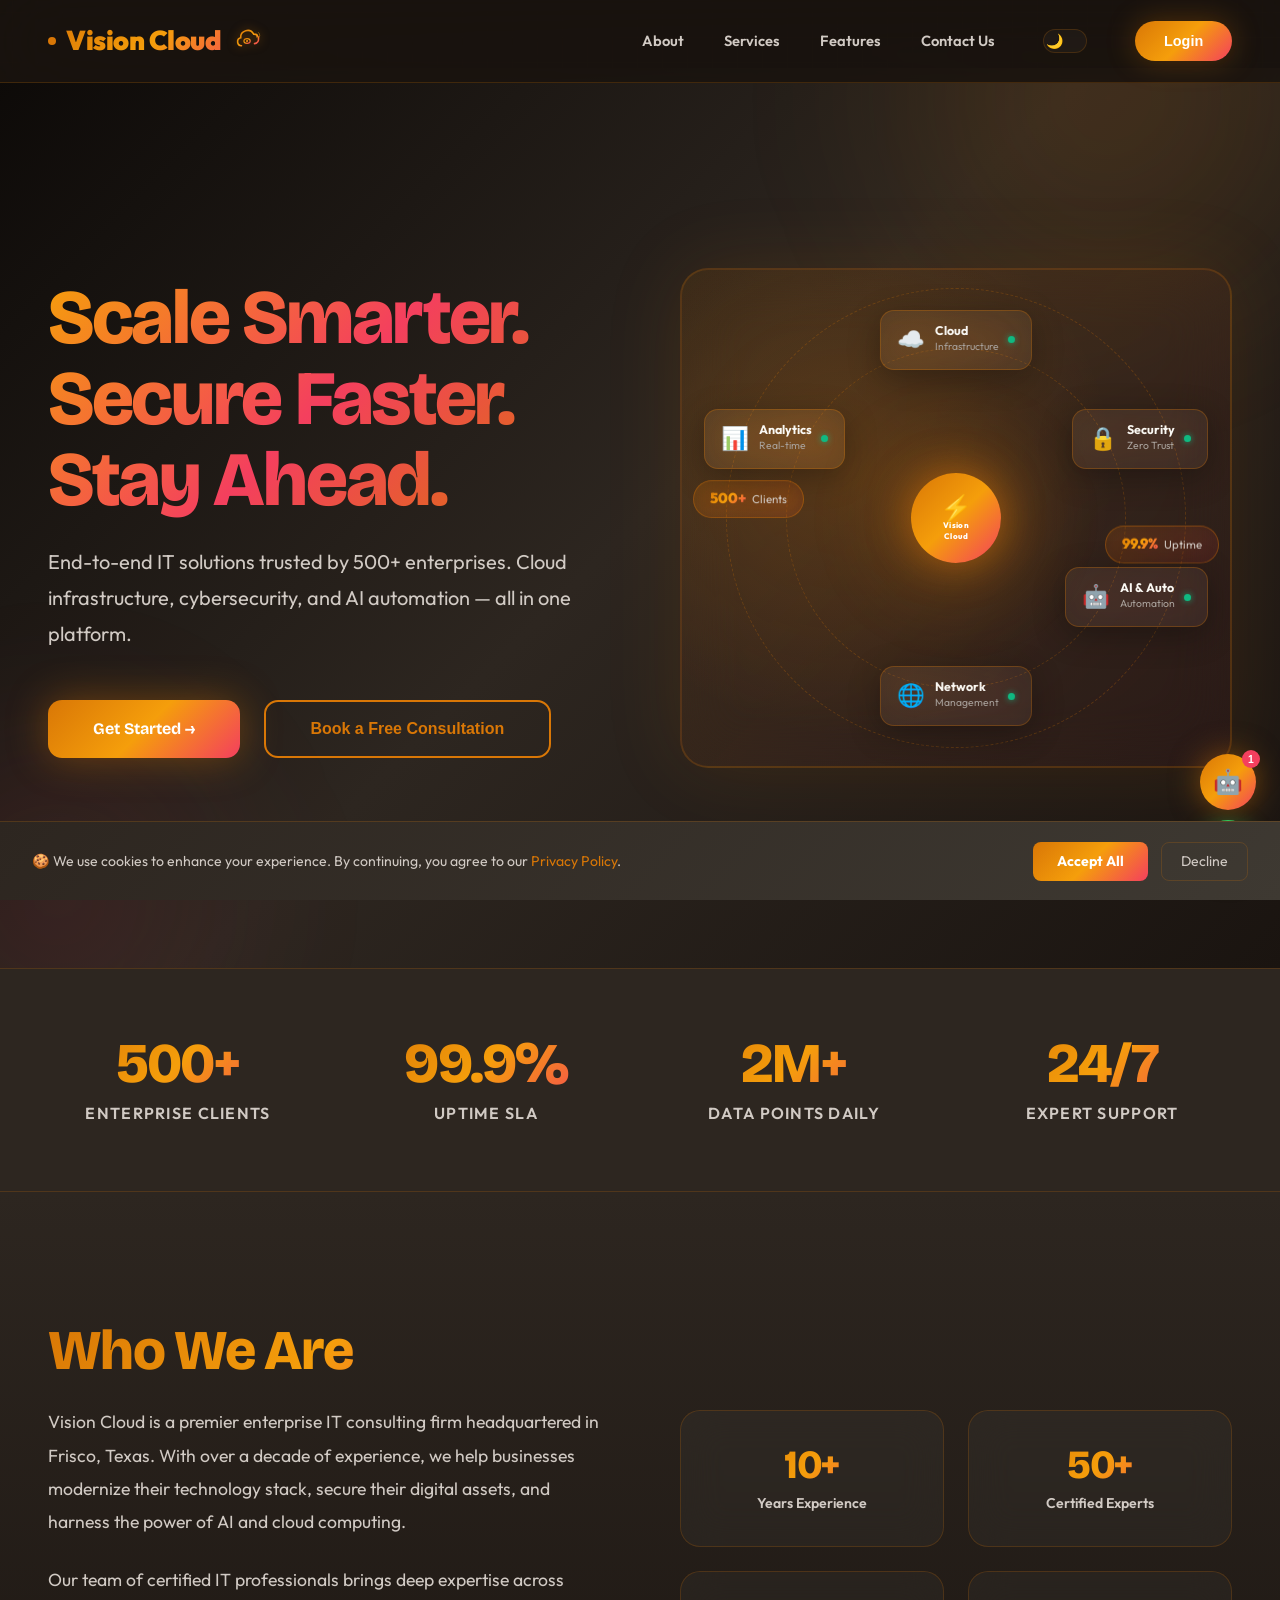
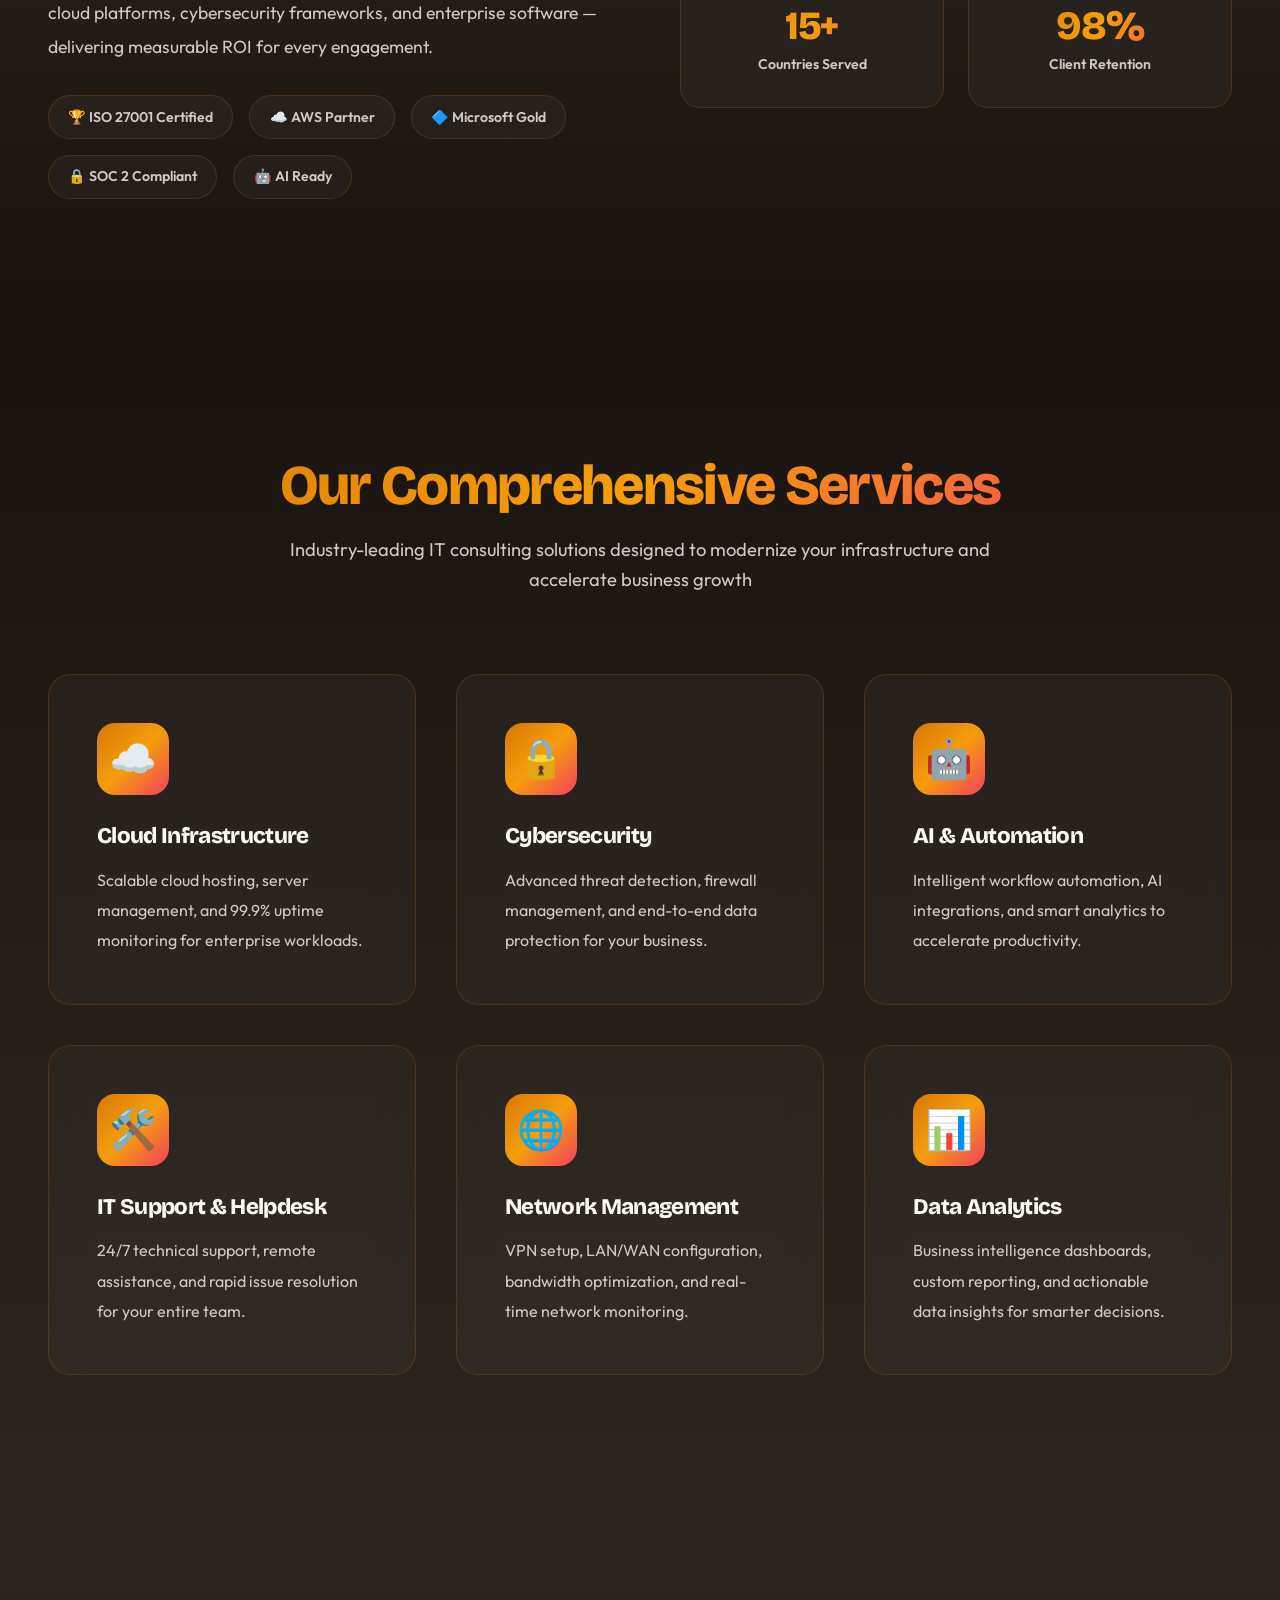
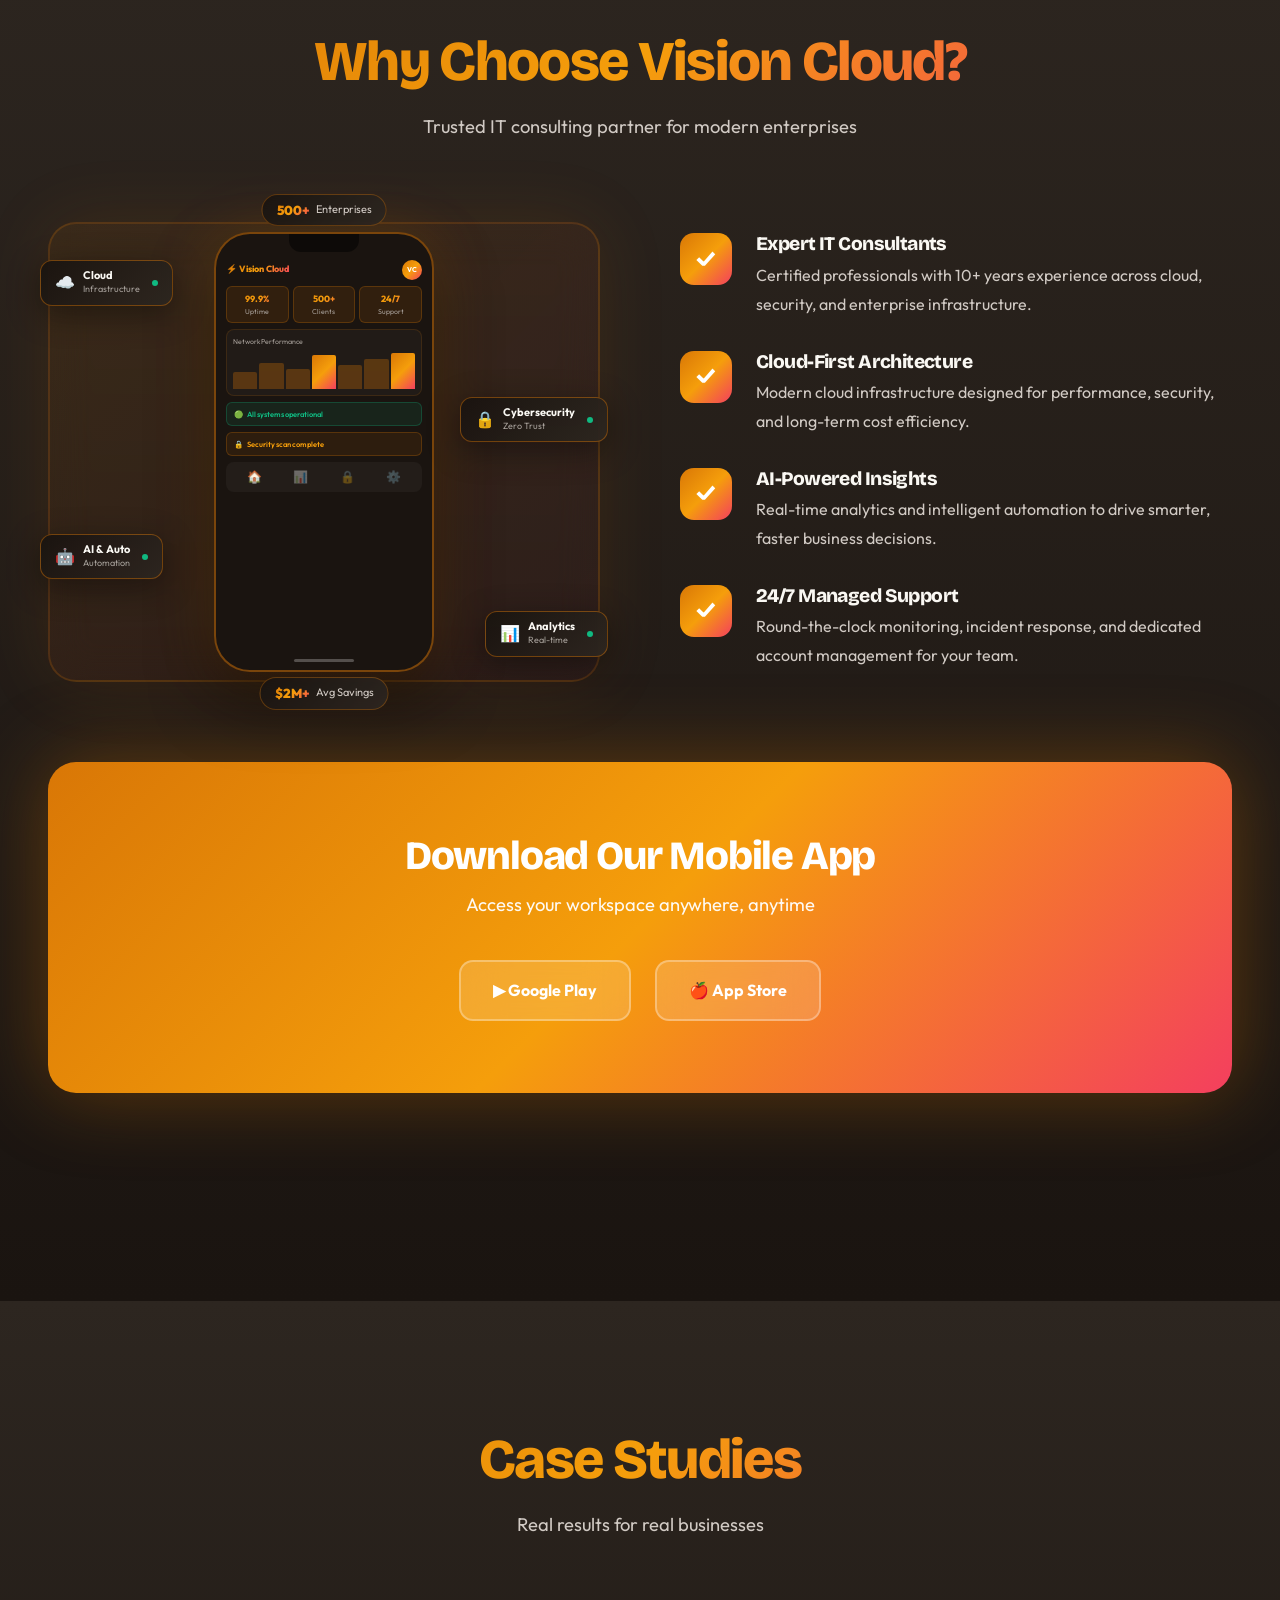
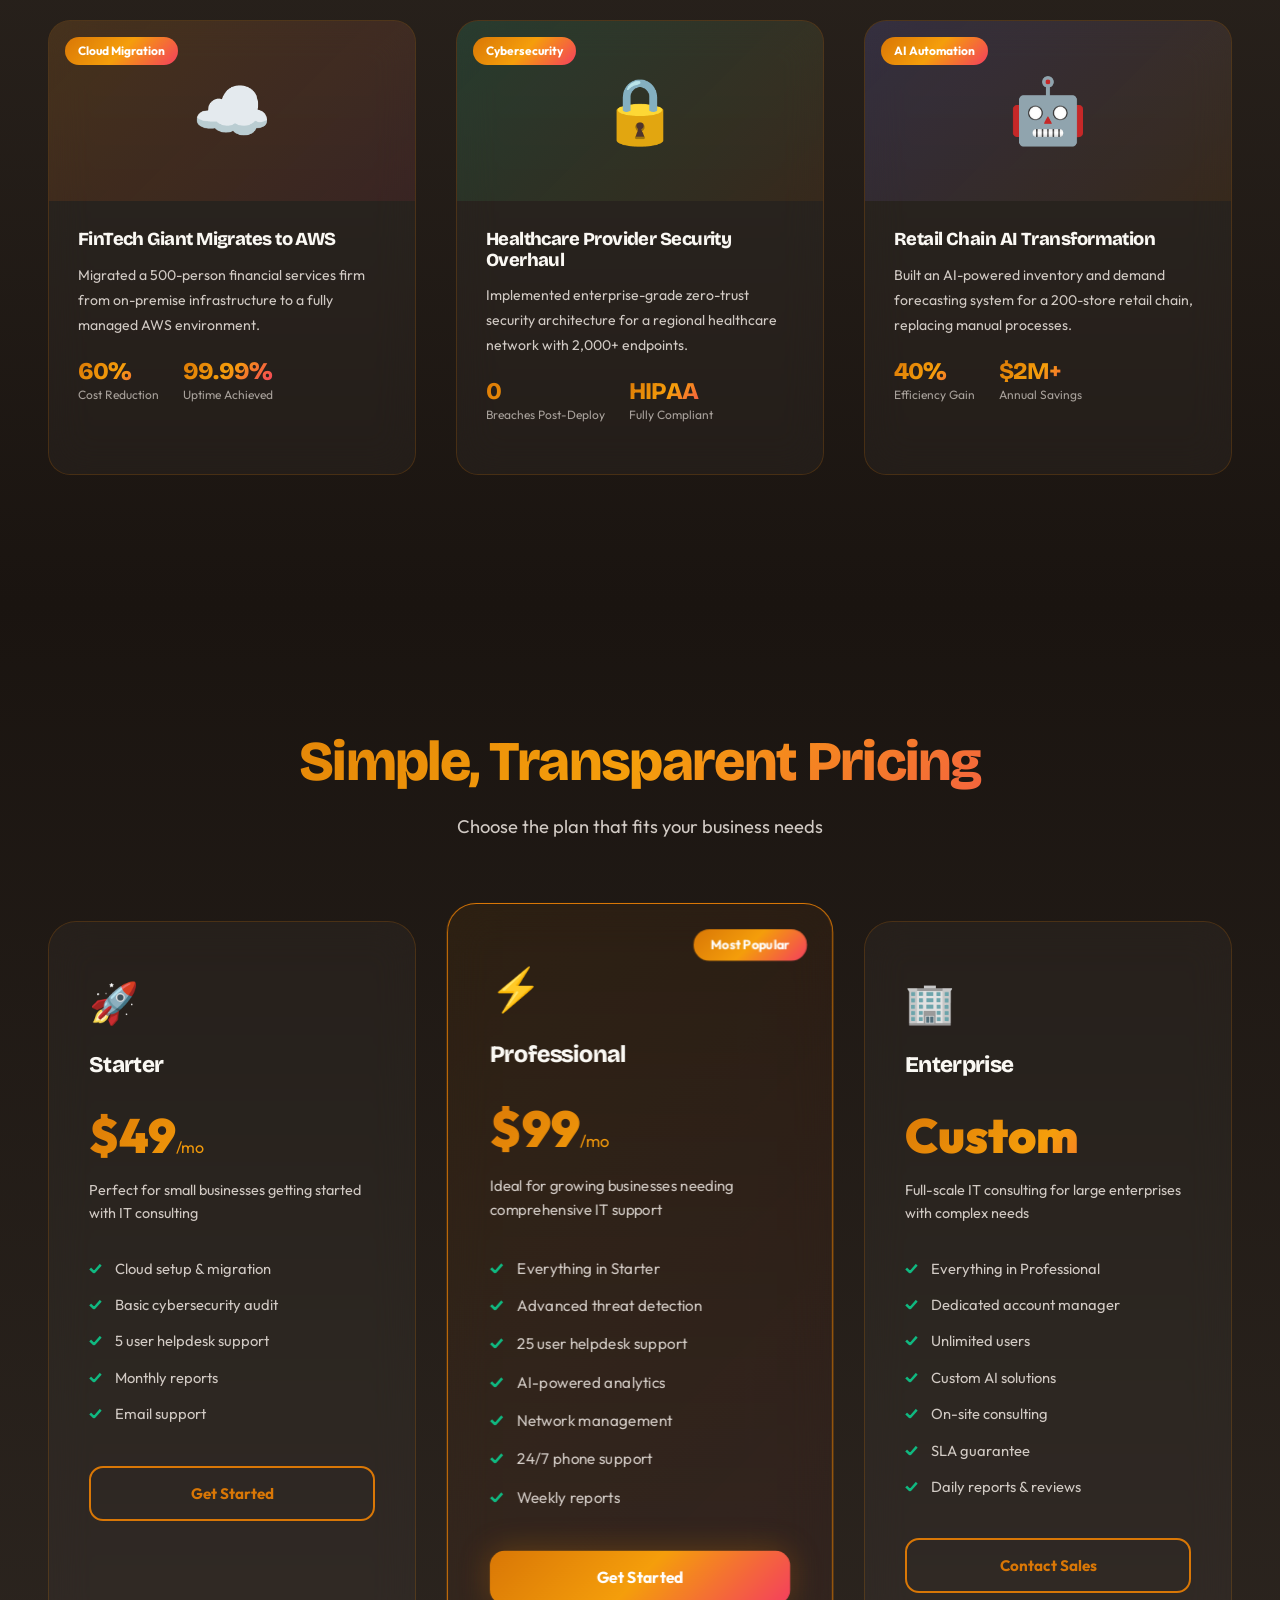
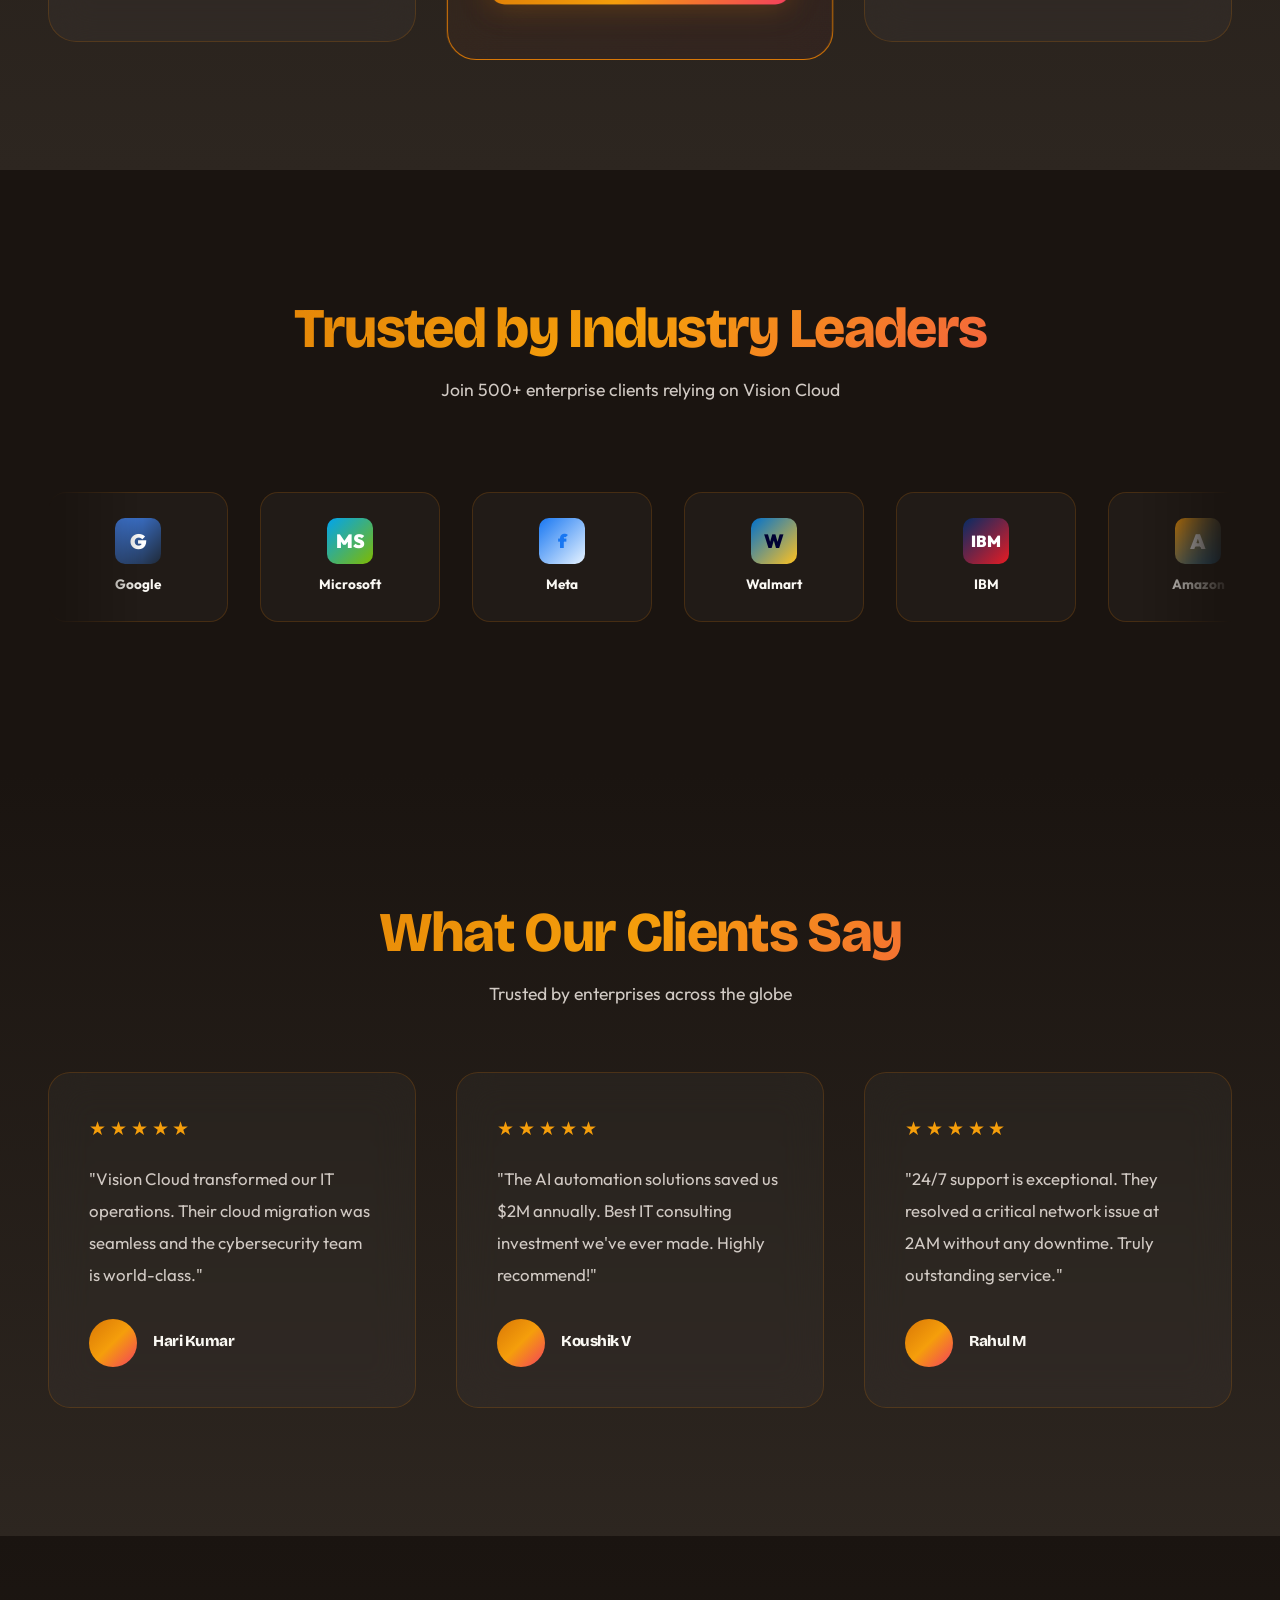
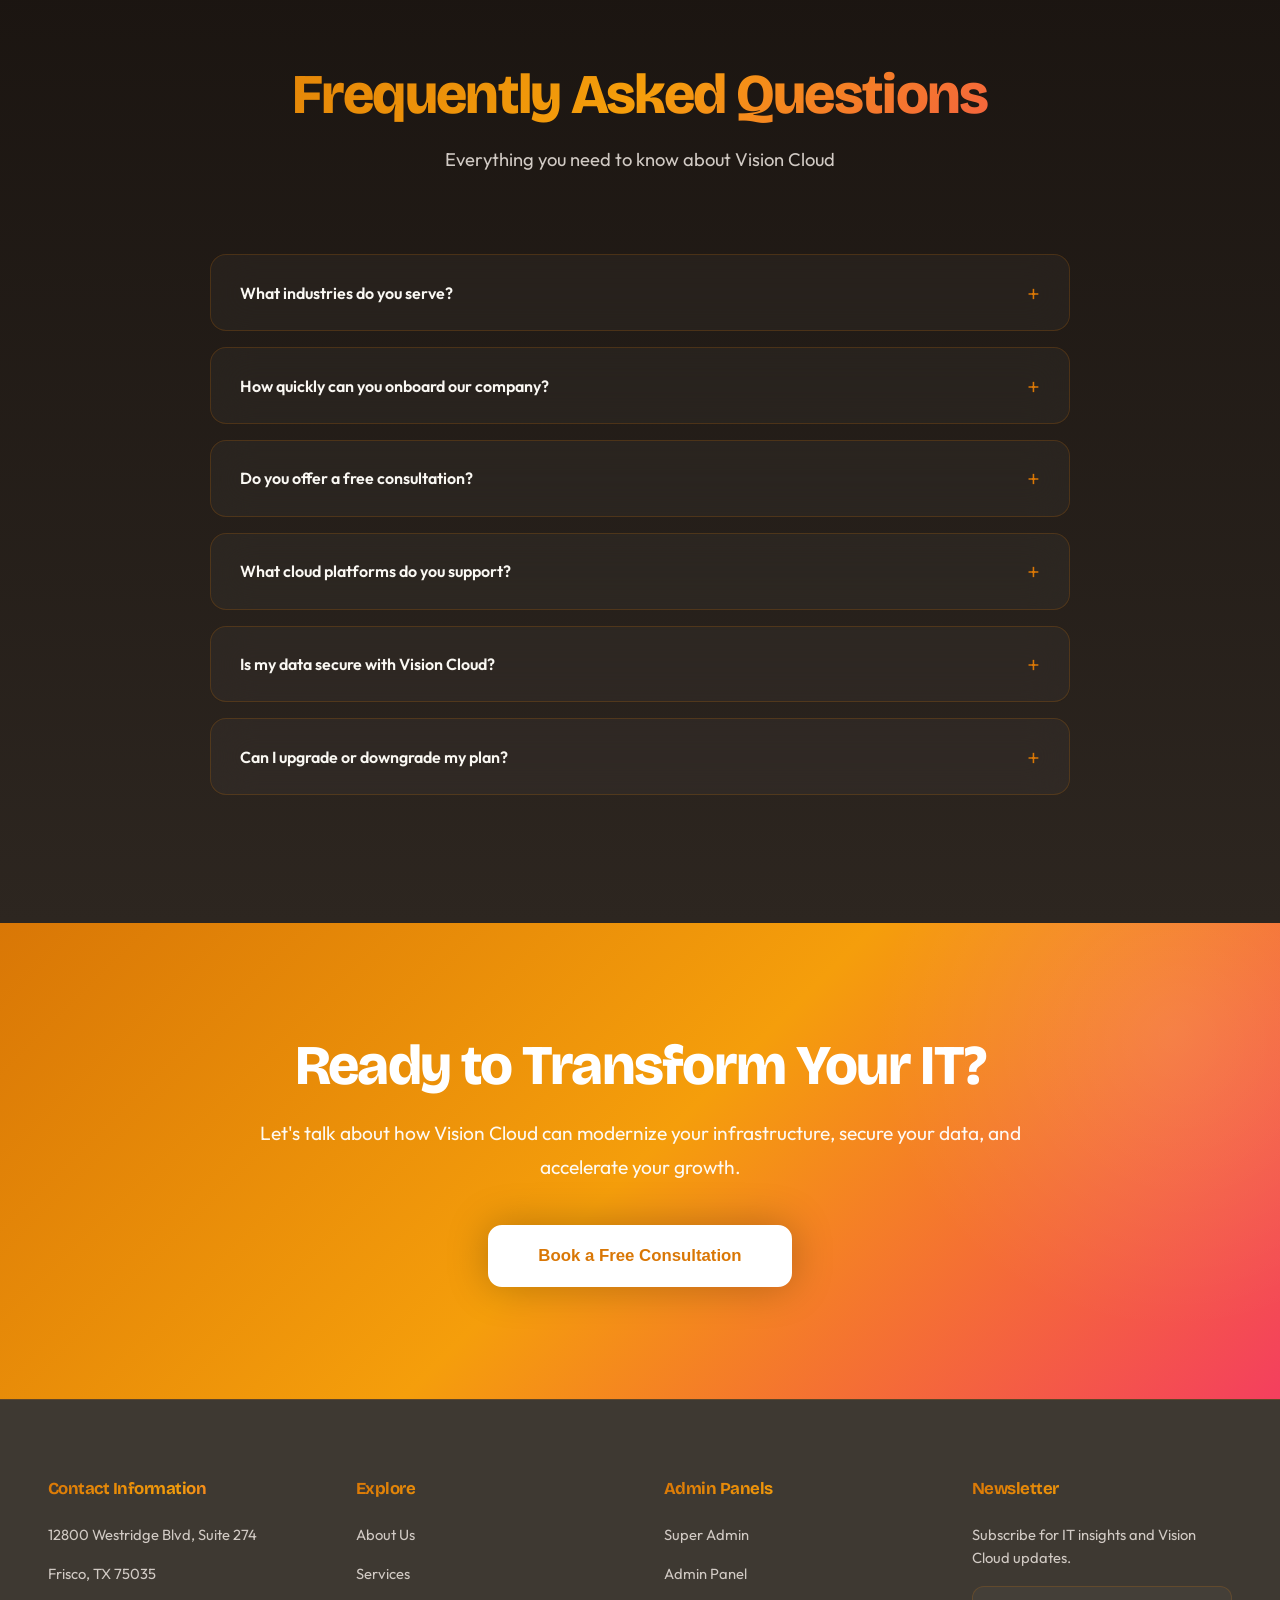
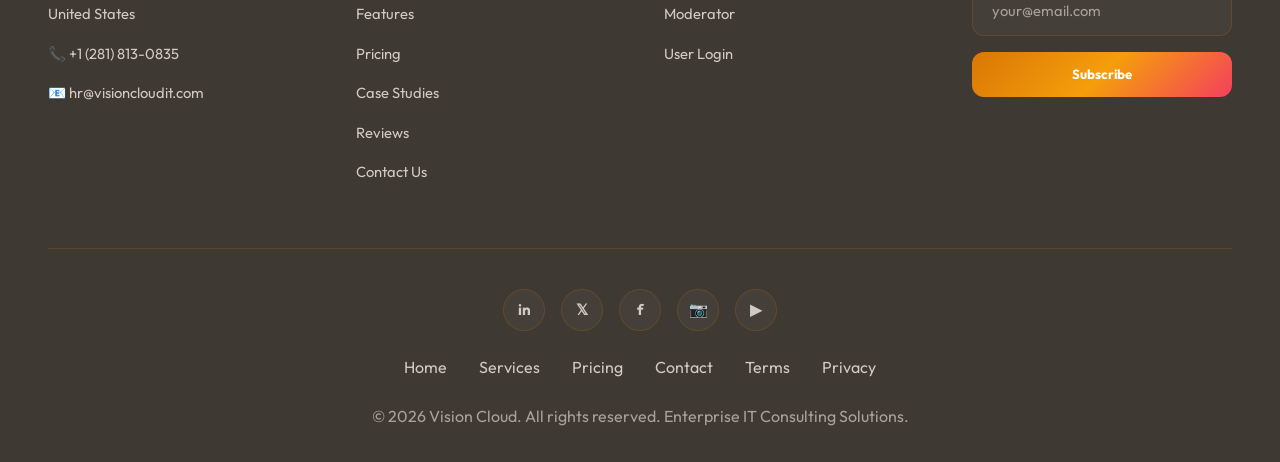
<file: index.html>
<!DOCTYPE html>
<html lang="en">
<head>
    <meta charset="UTF-8">
    <meta name="viewport" content="width=device-width, initial-scale=1.0">
    <meta name="description" content="Vision Cloud - Enterprise IT Consulting. Cloud Infrastructure, Cybersecurity, AI & Automation solutions for modern businesses.">
    <meta property="og:title" content="Vision Cloud - Enterprise IT Consulting">
    <meta property="og:description" content="Scale Smarter. Secure Faster. Stay Ahead. 500+ enterprises trust Vision Cloud.">
    <meta property="og:type" content="website">
    <meta name="theme-color" content="#1a1410">
    <title>Vision Cloud - Enterprise IT Consulting Platform</title>
    <script async src="https://www.googletagmanager.com/gtag/js?id=G-XXXXXXXXXX"></script>
    <script>
        window.dataLayer = window.dataLayer || [];
        function gtag(){dataLayer.push(arguments);}
        gtag('js', new Date());
        gtag('config', 'G-XXXXXXXXXX');
    </script>
    <link href="https://fonts.googleapis.com/css2?family=Outfit:wght@300;400;500;600;700;800;900&family=Bricolage+Grotesque:wght@400;500;600;700;800&display=swap" rel="stylesheet">
    <link rel="icon" type="image/svg+xml" href="favicon.svg">
    <link rel="stylesheet" href="styles.css">
</head>
<body>

    <div id="page-loader">
        <div class="loader-logo">☁️ Vision Cloud</div>
        <div class="loader-bar"><div class="loader-bar-inner"></div></div>
        <div class="loader-text">LOADING ENTERPRISE PLATFORM...</div>
    </div>

    <header id="header">
        <div class="header-wrapper">
            <a href="#" class="logo">
                Vision Cloud
                <svg class="logo-icon" xmlns="http://www.w3.org/2000/svg" viewBox="0 0 64 64" width="34" height="34" style="filter:drop-shadow(0 0 5px rgba(217,119,6,0.5))">
                    <defs><linearGradient id="cg" x1="0%" y1="0%" x2="100%" y2="100%"><stop offset="0%" style="stop-color:#d97706"/><stop offset="50%" style="stop-color:#f59e0b"/><stop offset="100%" style="stop-color:#f43f5e"/></linearGradient></defs>
                    <path d="M48 37a9 9 0 0 0-1.5-17.9A13 13 0 0 0 22 26a7.5 7.5 0 0 0 1.5 14.8" fill="none" stroke="url(#cg)" stroke-width="3" stroke-linecap="round"/>
                    <path d="M23 42h20" stroke="url(#cg)" stroke-width="3" stroke-linecap="round"/>
                    <ellipse cx="34" cy="32" rx="6" ry="4.5" fill="none" stroke="url(#cg)" stroke-width="2.2"/>
                    <circle cx="34" cy="32" r="2" fill="url(#cg)"/>
                    <path d="M52 19 a3.5 3.5 0 0 1 0 5.5" stroke="#f59e0b" stroke-width="2" fill="none" stroke-linecap="round" opacity="0.85"/>
                    <path d="M55.5 16 a7 7 0 0 1 0 11" stroke="#f59e0b" stroke-width="1.8" fill="none" stroke-linecap="round" opacity="0.5"/>
                </svg>
            </a>
            <nav id="desktopNav">
                <ul>
                    <li><a href="#about">About</a></li>
                    <li><a href="#services">Services</a></li>
                    <li><a href="#features">Features</a></li>
                    <li><a href="#contact-section">Contact Us</a></li>
                </ul>
                <button class="theme-toggle" onclick="toggleTheme()" title="Toggle theme"></button>
                <button class="btn-nav" onclick="openLoginModal()">Login</button>
            </nav>
            <button class="hamburger" id="hamburger" onclick="toggleMobileNav()" aria-label="Menu">
                <span></span><span></span><span></span>
            </button>
        </div>
        <div class="mobile-nav" id="mobileNav">
            <a href="#about" onclick="closeMobileNav()">About</a>
            <a href="#services" onclick="closeMobileNav()">Services</a>
            <a href="#features" onclick="closeMobileNav()">Features</a>
            <a href="#contact-section" onclick="closeMobileNav()">Contact Us</a>
            <button onclick="closeMobileNav(); openLoginModal()">Login</button>
        </div>
    </header>

    <section class="hero">
        <div class="hero-content">
            <div class="hero-text">
                <h1>Scale Smarter. Secure Faster. Stay Ahead.</h1>
                <p>End-to-end IT solutions trusted by 500+ enterprises. Cloud infrastructure, cybersecurity, and AI automation — all in one platform.</p>
                <div class="hero-buttons">
                    <button class="btn-primary" onclick="document.getElementById('contact-section').scrollIntoView({behavior:'smooth'})">Get Started →</button>
                    <button class="btn-secondary" onclick="openContactModal()">Book a Free Consultation</button>
                </div>
            </div>
            <div>
                <div class="hero-visual">
                    <div class="tech-cards-container">
                        <div class="tech-center-glow"></div>
                        <div class="tech-card tc-1"><div class="tc-icon">☁️</div><div class="tc-info"><div class="tc-title">Cloud</div><div class="tc-sub">Infrastructure</div></div><div class="tc-dot"></div></div>
                        <div class="tech-card tc-2"><div class="tc-icon">🔒</div><div class="tc-info"><div class="tc-title">Security</div><div class="tc-sub">Zero Trust</div></div><div class="tc-dot"></div></div>
                        <div class="tech-card tc-3"><div class="tc-icon">🤖</div><div class="tc-info"><div class="tc-title">AI & Auto</div><div class="tc-sub">Automation</div></div><div class="tc-dot"></div></div>
                        <div class="tech-card tc-4"><div class="tc-icon">🌐</div><div class="tc-info"><div class="tc-title">Network</div><div class="tc-sub">Management</div></div><div class="tc-dot"></div></div>
                        <div class="tech-card tc-5"><div class="tc-icon">📊</div><div class="tc-info"><div class="tc-title">Analytics</div><div class="tc-sub">Real-time</div></div><div class="tc-dot"></div></div>
                        <div class="tech-center-badge"><div class="tc-badge-icon">⚡</div><div class="tc-badge-text">Vision<br>Cloud</div></div>
                        <div class="tc-ring tc-ring-1"></div>
                        <div class="tc-ring tc-ring-2"></div>
                        <div class="tc-stat ts-1"><span>500+</span>Clients</div>
                        <div class="tc-stat ts-2"><span>99.9%</span>Uptime</div>
                    </div>
                </div>
            </div>
        </div>
    </section>

    <section class="stats">
        <div class="stats-grid">
            <div class="stat-item scroll-reveal"><h3>500+</h3><p>Enterprise Clients</p></div>
            <div class="stat-item scroll-reveal"><h3>99.9%</h3><p>Uptime SLA</p></div>
            <div class="stat-item scroll-reveal"><h3>2M+</h3><p>Data Points Daily</p></div>
            <div class="stat-item scroll-reveal"><h3>24/7</h3><p>Expert Support</p></div>
        </div>
    </section>

    <section class="about" id="about">
        <div class="about-grid">
            <div class="about-text scroll-reveal">
                <h2>Who We Are</h2>
                <p>Vision Cloud is a premier enterprise IT consulting firm headquartered in Frisco, Texas. With over a decade of experience, we help businesses modernize their technology stack, secure their digital assets, and harness the power of AI and cloud computing.</p>
                <p>Our team of certified IT professionals brings deep expertise across cloud platforms, cybersecurity frameworks, and enterprise software — delivering measurable ROI for every engagement.</p>
                <div class="about-badges">
                    <div class="about-badge">🏆 ISO 27001 Certified</div>
                    <div class="about-badge">☁️ AWS Partner</div>
                    <div class="about-badge">🔷 Microsoft Gold</div>
                    <div class="about-badge">🔒 SOC 2 Compliant</div>
                    <div class="about-badge">🤖 AI Ready</div>
                </div>
            </div>
            <div class="about-visual">
                <div class="about-stat-card scroll-reveal"><h3>10+</h3><p>Years Experience</p></div>
                <div class="about-stat-card scroll-reveal"><h3>50+</h3><p>Certified Experts</p></div>
                <div class="about-stat-card scroll-reveal"><h3>15+</h3><p>Countries Served</p></div>
                <div class="about-stat-card scroll-reveal"><h3>98%</h3><p>Client Retention</p></div>
            </div>
        </div>
    </section>

    <section class="services" id="services">
        <div class="section-header">
            <h2>Our Comprehensive Services</h2>
            <p>Industry-leading IT consulting solutions designed to modernize your infrastructure and accelerate business growth</p>
        </div>
        <div class="services-grid">
            <div class="service-card scroll-reveal"><div class="service-icon">☁️</div><h3>Cloud Infrastructure</h3><p>Scalable cloud hosting, server management, and 99.9% uptime monitoring for enterprise workloads.</p></div>
            <div class="service-card scroll-reveal"><div class="service-icon">🔒</div><h3>Cybersecurity</h3><p>Advanced threat detection, firewall management, and end-to-end data protection for your business.</p></div>
            <div class="service-card scroll-reveal"><div class="service-icon">🤖</div><h3>AI & Automation</h3><p>Intelligent workflow automation, AI integrations, and smart analytics to accelerate productivity.</p></div>
            <div class="service-card scroll-reveal"><div class="service-icon">🛠️</div><h3>IT Support & Helpdesk</h3><p>24/7 technical support, remote assistance, and rapid issue resolution for your entire team.</p></div>
            <div class="service-card scroll-reveal"><div class="service-icon">🌐</div><h3>Network Management</h3><p>VPN setup, LAN/WAN configuration, bandwidth optimization, and real-time network monitoring.</p></div>
            <div class="service-card scroll-reveal"><div class="service-icon">📊</div><h3>Data Analytics</h3><p>Business intelligence dashboards, custom reporting, and actionable data insights for smarter decisions.</p></div>
        </div>
    </section>

    <section class="features" id="features">
        <div class="features-content">
            <div class="section-header"><h2>Why Choose Vision Cloud?</h2><p>Trusted IT consulting partner for modern enterprises</p></div>
            <div class="features-grid">
                <div>
                    <div class="feature-visual">
                        <div class="phone-mockup">
                            <div class="stat-pill-v2 spv-1"><span>500+</span> Enterprises</div>
                            <div class="stat-pill-v2 spv-2"><span>$2M+</span> Avg Savings</div>
                            <div class="phone-frame">
                                <div class="phone-notch"></div>
                                <div class="phone-screen">
                                    <div class="app-header"><div class="app-logo-sm">⚡ Vision Cloud</div><div class="app-avatar">VC</div></div>
                                    <div class="app-stats-row">
                                        <div class="app-stat-sm"><div class="app-stat-val">99.9%</div><div class="app-stat-lbl">Uptime</div></div>
                                        <div class="app-stat-sm"><div class="app-stat-val">500+</div><div class="app-stat-lbl">Clients</div></div>
                                        <div class="app-stat-sm"><div class="app-stat-val">24/7</div><div class="app-stat-lbl">Support</div></div>
                                    </div>
                                    <div class="app-chart">
                                        <div class="app-chart-title">Network Performance</div>
                                        <div class="app-chart-bars">
                                            <div class="app-bar" style="height:45%"></div>
                                            <div class="app-bar" style="height:70%"></div>
                                            <div class="app-bar" style="height:55%"></div>
                                            <div class="app-bar active" style="height:90%"></div>
                                            <div class="app-bar" style="height:65%"></div>
                                            <div class="app-bar" style="height:80%"></div>
                                            <div class="app-bar active" style="height:95%"></div>
                                        </div>
                                    </div>
                                    <div class="app-alert green"><span>🟢</span> All systems operational</div>
                                    <div class="app-alert orange"><span>🔒</span> Security scan complete</div>
                                    <div class="app-nav-bar">
                                        <div class="app-nav-item active">🏠</div>
                                        <div class="app-nav-item">📊</div>
                                        <div class="app-nav-item">🔒</div>
                                        <div class="app-nav-item">⚙️</div>
                                    </div>
                                </div>
                                <div class="phone-home-bar"></div>
                            </div>
                            <div class="phone-badge pb-1"><div class="pb-icon">☁️</div><div><div class="pb-title">Cloud</div><div class="pb-sub">Infrastructure</div></div><div class="pb-dot"></div></div>
                            <div class="phone-badge pb-2"><div class="pb-icon">🔒</div><div><div class="pb-title">Cybersecurity</div><div class="pb-sub">Zero Trust</div></div><div class="pb-dot"></div></div>
                            <div class="phone-badge pb-3"><div class="pb-icon">🤖</div><div><div class="pb-title">AI & Auto</div><div class="pb-sub">Automation</div></div><div class="pb-dot"></div></div>
                            <div class="phone-badge pb-4"><div class="pb-icon">📊</div><div><div class="pb-title">Analytics</div><div class="pb-sub">Real-time</div></div><div class="pb-dot"></div></div>
                        </div>
                    </div>
                </div>
                <div class="features-text">
                    <div class="features-list">
                        <div class="feature-item scroll-reveal"><div class="feature-check">✓</div><div><h3>Expert IT Consultants</h3><p>Certified professionals with 10+ years experience across cloud, security, and enterprise infrastructure.</p></div></div>
                        <div class="feature-item scroll-reveal"><div class="feature-check">✓</div><div><h3>Cloud-First Architecture</h3><p>Modern cloud infrastructure designed for performance, security, and long-term cost efficiency.</p></div></div>
                        <div class="feature-item scroll-reveal"><div class="feature-check">✓</div><div><h3>AI-Powered Insights</h3><p>Real-time analytics and intelligent automation to drive smarter, faster business decisions.</p></div></div>
                        <div class="feature-item scroll-reveal"><div class="feature-check">✓</div><div><h3>24/7 Managed Support</h3><p>Round-the-clock monitoring, incident response, and dedicated account management for your team.</p></div></div>
                    </div>
                </div>
            </div>
            <div class="app-download scroll-reveal">
                <h2>Download Our Mobile App</h2>
                <p>Access your workspace anywhere, anytime</p>
                <div class="app-buttons">
                    <a href="#" class="app-btn">▶ Google Play</a>
                    <a href="#" class="app-btn">🍎 App Store</a>
                </div>
            </div>
        </div>
    </section>

    <section class="case-studies" id="portfolio">
        <div class="section-header"><h2>Case Studies</h2><p>Real results for real businesses</p></div>
        <div class="case-grid">
            <div class="case-card scroll-reveal">
                <div class="case-image" style="background:linear-gradient(135deg,rgba(217,119,6,0.15),rgba(244,63,94,0.08))"><span class="case-tag">Cloud Migration</span>☁️</div>
                <div class="case-body"><h3>FinTech Giant Migrates to AWS</h3><p>Migrated a 500-person financial services firm from on-premise infrastructure to a fully managed AWS environment.</p><div class="case-metrics"><div class="case-metric"><h4>60%</h4><p>Cost Reduction</p></div><div class="case-metric"><h4>99.99%</h4><p>Uptime Achieved</p></div></div></div>
            </div>
            <div class="case-card scroll-reveal">
                <div class="case-image" style="background:linear-gradient(135deg,rgba(16,185,129,0.15),rgba(217,119,6,0.08))"><span class="case-tag">Cybersecurity</span>🔒</div>
                <div class="case-body"><h3>Healthcare Provider Security Overhaul</h3><p>Implemented enterprise-grade zero-trust security architecture for a regional healthcare network with 2,000+ endpoints.</p><div class="case-metrics"><div class="case-metric"><h4>0</h4><p>Breaches Post-Deploy</p></div><div class="case-metric"><h4>HIPAA</h4><p>Fully Compliant</p></div></div></div>
            </div>
            <div class="case-card scroll-reveal">
                <div class="case-image" style="background:linear-gradient(135deg,rgba(99,102,241,0.15),rgba(217,119,6,0.08))"><span class="case-tag">AI Automation</span>🤖</div>
                <div class="case-body"><h3>Retail Chain AI Transformation</h3><p>Built an AI-powered inventory and demand forecasting system for a 200-store retail chain, replacing manual processes.</p><div class="case-metrics"><div class="case-metric"><h4>40%</h4><p>Efficiency Gain</p></div><div class="case-metric"><h4>$2M+</h4><p>Annual Savings</p></div></div></div>
            </div>
        </div>
    </section>

    <section class="pricing" id="pricing">
        <div class="section-header"><h2>Simple, Transparent Pricing</h2><p>Choose the plan that fits your business needs</p></div>
        <div class="pricing-grid">
            <div class="pricing-card scroll-reveal">
                <div class="pricing-icon">🚀</div><h3>Starter</h3>
                <div class="price">$49<span>/mo</span></div>
                <p class="pricing-desc">Perfect for small businesses getting started with IT consulting</p>
                <ul class="pricing-features"><li>Cloud setup & migration</li><li>Basic cybersecurity audit</li><li>5 user helpdesk support</li><li>Monthly reports</li><li>Email support</li></ul>
                <button class="pricing-btn" onclick="openContactModal()">Get Started</button>
            </div>
            <div class="pricing-card popular scroll-reveal">
                <div class="popular-badge">Most Popular</div>
                <div class="pricing-icon">⚡</div><h3>Professional</h3>
                <div class="price">$99<span>/mo</span></div>
                <p class="pricing-desc">Ideal for growing businesses needing comprehensive IT support</p>
                <ul class="pricing-features"><li>Everything in Starter</li><li>Advanced threat detection</li><li>25 user helpdesk support</li><li>AI-powered analytics</li><li>Network management</li><li>24/7 phone support</li><li>Weekly reports</li></ul>
                <button class="pricing-btn filled" onclick="openContactModal()">Get Started</button>
            </div>
            <div class="pricing-card scroll-reveal">
                <div class="pricing-icon">🏢</div><h3>Enterprise</h3>
                <div class="price">Custom</div>
                <p class="pricing-desc">Full-scale IT consulting for large enterprises with complex needs</p>
                <ul class="pricing-features"><li>Everything in Professional</li><li>Dedicated account manager</li><li>Unlimited users</li><li>Custom AI solutions</li><li>On-site consulting</li><li>SLA guarantee</li><li>Daily reports & reviews</li></ul>
                <button class="pricing-btn" onclick="openContactModal()">Contact Sales</button>
            </div>
        </div>
    </section>

    <section class="clients" id="clients">
        <div class="clients-container">
            <h2>Trusted by Industry Leaders</h2>
            <p class="clients-subtitle">Join 500+ enterprise clients relying on Vision Cloud</p>
            <div class="carousel-wrapper">
                <div class="carousel-inner">
                    <div class="client-logo-carousel"><div class="client-logo" style="background:linear-gradient(135deg,#4285f4,#1f2937);font-size:1.3rem">G</div><div class="client-name">Google</div></div>
                    <div class="client-logo-carousel"><div class="client-logo" style="background:linear-gradient(135deg,#00a4ef,#7fba00);font-size:1.2rem">MS</div><div class="client-name">Microsoft</div></div>
                    <div class="client-logo-carousel"><div class="client-logo" style="background:linear-gradient(135deg,#1877f2,#e7f3ff);color:#1877f2;font-size:1.2rem">f</div><div class="client-name">Meta</div></div>
                    <div class="client-logo-carousel"><div class="client-logo" style="background:linear-gradient(135deg,#0071ce,#ffc220);color:#003;font-size:1.2rem">W</div><div class="client-name">Walmart</div></div>
                    <div class="client-logo-carousel"><div class="client-logo" style="background:linear-gradient(135deg,#052c65,#e81b23);font-size:1rem">IBM</div><div class="client-name">IBM</div></div>
                    <div class="client-logo-carousel"><div class="client-logo" style="background:linear-gradient(135deg,#ff9900,#146eb4);font-size:1.3rem">A</div><div class="client-name">Amazon</div></div>
                    <div class="client-logo-carousel"><div class="client-logo" style="background:linear-gradient(135deg,#111,#555);font-size:1.3rem">🍎</div><div class="client-name">Apple</div></div>
                    <div class="client-logo-carousel"><div class="client-logo" style="background:linear-gradient(135deg,#e60012,#f00);font-size:1.3rem">N</div><div class="client-name">Netflix</div></div>
                    <div class="client-logo-carousel"><div class="client-logo" style="background:linear-gradient(135deg,#003da5,#06c);font-size:1.2rem">I</div><div class="client-name">Intel</div></div>
                    <div class="client-logo-carousel"><div class="client-logo" style="background:linear-gradient(135deg,#f55,#ffc300);color:#000;font-size:0.85rem">ORA</div><div class="client-name">Oracle</div></div>
                    <div class="client-logo-carousel"><div class="client-logo" style="background:linear-gradient(135deg,#00467f,#a5cc82);font-size:1rem">SF</div><div class="client-name">Salesforce</div></div>
                    <div class="client-logo-carousel"><div class="client-logo" style="background:linear-gradient(135deg,#0066cc,#003366);font-size:0.85rem">JPM</div><div class="client-name">JPMorgan</div></div>
                    <div class="client-logo-carousel"><div class="client-logo" style="background:linear-gradient(135deg,#1f2937,#374151);font-size:1rem">GS</div><div class="client-name">Goldman</div></div>
                    <div class="client-logo-carousel"><div class="client-logo" style="background:linear-gradient(135deg,#003f5c,#00d4ff);font-size:0.85rem">BLK</div><div class="client-name">BlackRock</div></div>
                    <div class="client-logo-carousel"><div class="client-logo" style="background:linear-gradient(135deg,#4285f4,#1f2937);font-size:1.3rem">G</div><div class="client-name">Google</div></div>
                    <div class="client-logo-carousel"><div class="client-logo" style="background:linear-gradient(135deg,#00a4ef,#7fba00);font-size:1.2rem">MS</div><div class="client-name">Microsoft</div></div>
                    <div class="client-logo-carousel"><div class="client-logo" style="background:linear-gradient(135deg,#1877f2,#e7f3ff);color:#1877f2;font-size:1.2rem">f</div><div class="client-name">Meta</div></div>
                    <div class="client-logo-carousel"><div class="client-logo" style="background:linear-gradient(135deg,#0071ce,#ffc220);color:#003;font-size:1.2rem">W</div><div class="client-name">Walmart</div></div>
                    <div class="client-logo-carousel"><div class="client-logo" style="background:linear-gradient(135deg,#052c65,#e81b23);font-size:1rem">IBM</div><div class="client-name">IBM</div></div>
                    <div class="client-logo-carousel"><div class="client-logo" style="background:linear-gradient(135deg,#ff9900,#146eb4);font-size:1.3rem">A</div><div class="client-name">Amazon</div></div>
                    <div class="client-logo-carousel"><div class="client-logo" style="background:linear-gradient(135deg,#111,#555);font-size:1.3rem">🍎</div><div class="client-name">Apple</div></div>
                    <div class="client-logo-carousel"><div class="client-logo" style="background:linear-gradient(135deg,#e60012,#f00);font-size:1.3rem">N</div><div class="client-name">Netflix</div></div>
                    <div class="client-logo-carousel"><div class="client-logo" style="background:linear-gradient(135deg,#003da5,#06c);font-size:1.2rem">I</div><div class="client-name">Intel</div></div>
                    <div class="client-logo-carousel"><div class="client-logo" style="background:linear-gradient(135deg,#f55,#ffc300);color:#000;font-size:0.85rem">ORA</div><div class="client-name">Oracle</div></div>
                    <div class="client-logo-carousel"><div class="client-logo" style="background:linear-gradient(135deg,#00467f,#a5cc82);font-size:1rem">SF</div><div class="client-name">Salesforce</div></div>
                    <div class="client-logo-carousel"><div class="client-logo" style="background:linear-gradient(135deg,#0066cc,#003366);font-size:0.85rem">JPM</div><div class="client-name">JPMorgan</div></div>
                    <div class="client-logo-carousel"><div class="client-logo" style="background:linear-gradient(135deg,#1f2937,#374151);font-size:1rem">GS</div><div class="client-name">Goldman</div></div>
                    <div class="client-logo-carousel"><div class="client-logo" style="background:linear-gradient(135deg,#003f5c,#00d4ff);font-size:0.85rem">BLK</div><div class="client-name">BlackRock</div></div>
                </div>
            </div>
        </div>
    </section>

    <section class="testimonials" id="testimonials">
        <div class="testimonials-container">
            <h2>What Our Clients Say</h2>
            <p class="testimonials-subtitle">Trusted by enterprises across the globe</p>
            <div class="testimonials-grid">
                <div class="testimonial-card scroll-reveal"><div class="stars">★★★★★</div><p class="testimonial-text">"Vision Cloud transformed our IT operations. Their cloud migration was seamless and the cybersecurity team is world-class."</p><div class="testimonial-author"><div class="author-avatar"></div><div class="author-info"><h4>Hari Kumar</h4></div></div></div>
                <div class="testimonial-card scroll-reveal"><div class="stars">★★★★★</div><p class="testimonial-text">"The AI automation solutions saved us $2M annually. Best IT consulting investment we've ever made. Highly recommend!"</p><div class="testimonial-author"><div class="author-avatar"></div><div class="author-info"><h4>Koushik V</h4></div></div></div>
                <div class="testimonial-card scroll-reveal"><div class="stars">★★★★★</div><p class="testimonial-text">"24/7 support is exceptional. They resolved a critical network issue at 2AM without any downtime. Truly outstanding service."</p><div class="testimonial-author"><div class="author-avatar"></div><div class="author-info"><h4>Rahul M</h4></div></div></div>
            </div>
        </div>
    </section>

    <section class="faq" id="faq">
        <div class="section-header"><h2>Frequently Asked Questions</h2><p>Everything you need to know about Vision Cloud</p></div>
        <div class="faq-container">
            <div class="faq-item scroll-reveal"><button class="faq-question" onclick="toggleFaq(this)"><span>What industries do you serve?</span><span class="faq-icon">+</span></button><div class="faq-answer"><p>We serve Financial Services, Healthcare, Retail, Manufacturing, Education, and Government with industry-specific compliance expertise.</p></div></div>
            <div class="faq-item scroll-reveal"><button class="faq-question" onclick="toggleFaq(this)"><span>How quickly can you onboard our company?</span><span class="faq-icon">+</span></button><div class="faq-answer"><p>Typical onboarding takes 1–2 weeks. We start with a discovery call, detailed assessment, and a customized roadmap — all within the first week.</p></div></div>
            <div class="faq-item scroll-reveal"><button class="faq-question" onclick="toggleFaq(this)"><span>Do you offer a free consultation?</span><span class="faq-icon">+</span></button><div class="faq-answer"><p>Yes! We offer a free 30-minute consultation. Click "Book a Free Consultation" and our team will reach out within 24 hours.</p></div></div>
            <div class="faq-item scroll-reveal"><button class="faq-question" onclick="toggleFaq(this)"><span>What cloud platforms do you support?</span><span class="faq-icon">+</span></button><div class="faq-answer"><p>We are certified partners with AWS, Microsoft Azure, and Google Cloud Platform, helping businesses migrate, optimize, and manage cloud spend.</p></div></div>
            <div class="faq-item scroll-reveal"><button class="faq-question" onclick="toggleFaq(this)"><span>Is my data secure with Vision Cloud?</span><span class="faq-icon">+</span></button><div class="faq-answer"><p>Absolutely. We are ISO 27001 certified and SOC 2 compliant. All data is encrypted and we follow zero-trust security principles.</p></div></div>
            <div class="faq-item scroll-reveal"><button class="faq-question" onclick="toggleFaq(this)"><span>Can I upgrade or downgrade my plan?</span><span class="faq-icon">+</span></button><div class="faq-answer"><p>Yes, anytime. Upgrades take effect immediately and downgrades apply at the next billing cycle.</p></div></div>
        </div>
    </section>

    <section class="cta" id="contact-section">
        <div class="cta-content">
            <h2>Ready to Transform Your IT?</h2>
            <p>Let's talk about how Vision Cloud can modernize your infrastructure, secure your data, and accelerate your growth.</p>
            <button class="btn-cta" onclick="openContactModal()">Book a Free Consultation</button>
        </div>
    </section>

    <footer>
        <div class="footer-content">
            <div class="footer-section">
                <h3>Contact Information</h3>
                <p>12800 Westridge Blvd, Suite 274</p>
                <p>Frisco, TX 75035</p>
                <p>United States</p>
                <a href="tel:+12818130835">📞 +1 (281) 813-0835</a>
                <a href="mailto:hr@visioncloudit.com">📧 hr@visioncloudit.com</a>
            </div>
            <div class="footer-section">
                <h3>Explore</h3>
                <a href="#about">About Us</a>
                <a href="#services">Services</a>
                <a href="#features">Features</a>
                <a href="#pricing">Pricing</a>
                <a href="#portfolio">Case Studies</a>
                <a href="#testimonials">Reviews</a>
                <a href="#contact-section">Contact Us</a>
            </div>
            <div class="footer-section">
                <h3>Admin Panels</h3>
                <a href="#" onclick="showAdminPanel('superAdmin'); return false;">Super Admin</a>
                <a href="#" onclick="showAdminPanel('admin'); return false;">Admin Panel</a>
                <a href="#" onclick="showAdminPanel('moderator'); return false;">Moderator</a>
                <a href="#" onclick="showAdminPanel('user'); return false;">User Login</a>
            </div>
            <div class="footer-section">
                <h3>Newsletter</h3>
                <p>Subscribe for IT insights and Vision Cloud updates.</p>
                <div class="footer-newsletter">
                    <input type="email" id="newsletterEmail" placeholder="your@email.com">
                    <button onclick="handleNewsletter()">Subscribe</button>
                </div>
            </div>
        </div>
        <div class="footer-bottom">
            <div class="social-links">
                <a href="https://linkedin.com/company/visioncloudit" target="_blank" class="social-link" title="LinkedIn">in</a>
                <a href="https://twitter.com/visioncloudit" target="_blank" class="social-link" title="Twitter/X">𝕏</a>
                <a href="https://facebook.com/visioncloudit" target="_blank" class="social-link" title="Facebook">f</a>
                <a href="https://instagram.com/visioncloudit" target="_blank" class="social-link" title="Instagram">📷</a>
                <a href="https://youtube.com/@visioncloudit" target="_blank" class="social-link" title="YouTube">▶</a>
            </div>
            <div class="footer-links">
                <a href="#about">Home</a>
                <a href="#services">Services</a>
                <a href="#pricing">Pricing</a>
                <a href="#contact-section">Contact</a>
                <a href="#">Terms</a>
                <a href="#">Privacy</a>
            </div>
            <p>© 2026 Vision Cloud. All rights reserved. Enterprise IT Consulting Solutions.</p>
        </div>
    </footer>

    <button id="back-to-top" onclick="scrollToTop()" title="Back to top">↑</button>
    <a id="whatsapp-btn" href="https://wa.me/12818130835" target="_blank" title="Chat on WhatsApp">
        <span class="whatsapp-tooltip">Chat with us!</span>💬
    </a>

    <button id="chat-toggle" onclick="toggleChat()">🤖<span class="chat-badge">1</span></button>
    <div id="chatbot">
        <div class="chat-header">
            <div class="chat-header-avatar">🤖</div>
            <div class="chat-header-info"><h4>Vision Cloud AI</h4><p><span class="chat-online"></span>Online — replies instantly</p></div>
            <button class="chat-close-btn" onclick="closeChat()">✕</button>
        </div>
        <div class="chat-messages" id="chat-messages">
            <div class="chat-msg bot">👋 Hi! I'm the Vision Cloud AI Assistant. How can I help you today?</div>
            <div class="chat-msg bot">I can answer questions about our services, pricing, and more!</div>
        </div>
        <div class="chat-quick-replies" id="chat-quick-replies">
            <button class="quick-reply" onclick="sendMessage('Tell me about your services')">Our Services</button>
            <button class="quick-reply" onclick="sendMessage('What are your pricing plans?')">Pricing</button>
            <button class="quick-reply" onclick="sendMessage('How can I contact you?')">Contact</button>
            <button class="quick-reply" onclick="sendMessage('I want a demo')">Book Demo</button>
        </div>
        <div class="chat-input-area">
            <input class="chat-input" id="chat-input" type="text" placeholder="Type your message..." onkeydown="handleChatKey(event)">
            <button class="chat-send" onclick="sendMessage()">➤</button>
        </div>
    </div>

    <div id="cookie-banner">
        <p class="cookie-text">🍪 We use cookies to enhance your experience. By continuing, you agree to our <a href="#">Privacy Policy</a>.</p>
        <div class="cookie-btns">
            <button class="cookie-accept" onclick="acceptCookie()">Accept All</button>
            <button class="cookie-decline" onclick="declineCookie()">Decline</button>
        </div>
    </div>

    <div id="loginModal" class="modal">
        <div class="modal-content">
            <span class="close" onclick="closeLoginModal()">&times;</span>
            <h2>Welcome Back</h2>
            <p style="color:var(--text-secondary);margin-bottom:1.5rem">Sign in to your Vision Cloud account</p>
            <form id="loginForm" onsubmit="handleLogin(event)">
                <div class="form-group"><label>Email Address</label><input type="email" id="login-email" placeholder="your@email.com" required></div>
                <div class="form-group"><label>Password</label><input type="password" id="login-password" placeholder="Enter password" required></div>
                <button type="submit" class="form-button">Sign In</button>
            </form>
            <div class="toggle-link"><a onclick="openForgotPasswordModal()">Forgot password?</a></div>
            <div style="text-align:center;margin-top:1.8rem;padding-top:1.5rem;border-top:1px solid var(--glass-border)">
                <p style="color:var(--text-secondary);margin-bottom:1rem">New to Vision Cloud?</p>
                <button class="btn-secondary" onclick="openSignupModal()">Create Account</button>
            </div>
        </div>
    </div>

    <div id="forgotPasswordModal" class="modal">
        <div class="modal-content">
            <span class="close" onclick="closeForgotPasswordModal()">&times;</span>
            <h2>Reset Password</h2>
            <p style="color:var(--text-secondary);margin-bottom:1.5rem">Enter your email to receive a recovery link</p>
            <form id="forgotPasswordForm" onsubmit="handleForgotPassword(event)">
                <div class="form-group"><label>Email Address</label><input type="email" id="reset-email" placeholder="your@email.com" required></div>
                <button type="submit" class="form-button">Send Recovery Email</button>
            </form>
            <div class="toggle-link"><a onclick="backToLogin()">← Back to Login</a></div>
            <div style="background:rgba(16,185,129,0.1);border:1px solid rgba(16,185,129,0.3);padding:1.2rem;border-radius:12px;margin-top:1.5rem">
                <p style="color:#10b981;font-size:0.88rem"><strong>ℹ️ Recovery link expires in 24 hours.</strong> Check your inbox including spam.</p>
            </div>
        </div>
    </div>

    <div id="signupModal" class="modal">
        <div class="modal-content">
            <span class="close" onclick="closeSignupModal()">&times;</span>
            <h2>Create Account</h2>
            <p style="color:var(--text-secondary);margin-bottom:1.5rem">Join Vision Cloud today — it's free</p>
            <form id="signupForm" onsubmit="handleSignup(event)">
                <div style="display:grid;grid-template-columns:1fr 1fr;gap:1rem">
                    <div class="form-group"><label>First Name</label><input type="text" id="signup-firstname" placeholder="John" required></div>
                    <div class="form-group"><label>Last Name</label><input type="text" id="signup-lastname" placeholder="Doe" required></div>
                </div>
                <div class="form-group"><label>Email Address</label><input type="email" id="signup-email" placeholder="your@email.com" required></div>
                <div class="form-group"><label>Phone Number</label><input type="tel" id="signup-phone" placeholder="+1 (555) 000-0000"></div>
                <div class="form-group"><label>Company / Organization</label><input type="text" id="signup-company" placeholder="Your Company Name"></div>
                <div class="form-group"><label>Password</label><input type="password" id="signup-password" placeholder="Min. 8 characters" required minlength="8"></div>
                <div class="form-group"><label>Confirm Password</label><input type="password" id="signup-confirm" placeholder="Re-enter password" required minlength="8"></div>
                <div style="display:flex;align-items:flex-start;gap:0.8rem;margin-bottom:1.5rem">
                    <input type="checkbox" id="signup-terms" required style="margin-top:3px;accent-color:var(--accent-terracotta);width:16px;height:16px;cursor:pointer;flex-shrink:0">
                    <label for="signup-terms" style="color:var(--text-secondary);font-size:0.88rem;cursor:pointer">I agree to the <a href="#" style="color:var(--accent-gold)">Terms of Service</a> and <a href="#" style="color:var(--accent-gold)">Privacy Policy</a></label>
                </div>
                <button type="submit" class="form-button">Create My Account</button>
            </form>
            <div id="signup-success" style="display:none;background:rgba(16,185,129,0.1);border:1px solid rgba(16,185,129,0.3);padding:1.5rem;border-radius:14px;text-align:center;margin-top:1rem">
                <p style="color:#10b981;font-size:1.05rem;font-weight:700">🎉 Account Created Successfully!</p>
                <p style="color:var(--text-secondary);margin-top:0.5rem;font-size:0.88rem">Welcome to Vision Cloud. Redirecting to login...</p>
            </div>
            <div style="text-align:center;margin-top:1.5rem;padding-top:1.2rem;border-top:1px solid var(--glass-border)">
                <p style="color:var(--text-secondary)">Already have an account? <a onclick="switchToLogin()" style="color:var(--accent-gold);cursor:pointer;font-weight:700">Sign In</a></p>
            </div>
        </div>
    </div>

    <div id="contactModal" class="modal">
        <div class="modal-content">
            <span class="close" onclick="closeContactModal()">&times;</span>
            <h2>Get In Touch</h2>
            <p style="color:var(--text-secondary);margin-bottom:1.5rem">We're here to help. Fill in your details below.</p>
            <form id="contactForm" action="https://formspree.io/f/hr@visioncloudit.com" method="POST" onsubmit="handleContact(event)">
                <input type="hidden" name="_subject" value="New Inquiry from Vision Cloud Website">
                <input type="hidden" name="_replyto" id="form-reply-email">
                <div class="form-group"><label>Full Name</label><input type="text" id="contact-name" placeholder="John Doe" required></div>
                <div class="form-group"><label>Email Address</label><input type="email" id="contact-email" placeholder="your@email.com" required></div>
                <div class="form-group"><label>Phone Number</label><input type="tel" id="contact-phone" placeholder="+1 (555) 000-0000"></div>
                <div class="form-group"><label>Subject</label>
                    <select id="contact-subject" required>
                        <option value="">Select a subject</option>
                        <option>Cloud Infrastructure</option>
                        <option>Cybersecurity</option>
                        <option>AI & Automation</option>
                        <option>IT Support</option>
                        <option>Pricing & Plans</option>
                        <option>Partnership</option>
                        <option>Other</option>
                    </select>
                </div>
                <div class="form-group"><label>Message</label><textarea id="contact-message" placeholder="Tell us how we can help..." required></textarea></div>
                <button type="submit" class="form-button">Send Message</button>
            </form>
            <div class="contact-info" style="margin-top:2rem">
                <h3 style="font-size:1.1rem;background:var(--gradient-sunset);-webkit-background-clip:text;-webkit-text-fill-color:transparent;background-clip:text;margin-bottom:1.2rem">📍 Our Address</h3>
                <div class="contact-detail"><div class="contact-detail-icon">🏢</div><div class="contact-detail-text">12800 Westridge Blvd, Suite 274<br>Frisco, TX 75035<br>United States</div></div>
                <div class="contact-detail"><div class="contact-detail-icon">📞</div><div class="contact-detail-text"><a href="tel:+12818130835">+1 (281) 813-0835</a></div></div>
                <div class="contact-detail"><div class="contact-detail-icon">📧</div><div class="contact-detail-text"><a href="mailto:hr@visioncloudit.com">hr@visioncloudit.com</a></div></div>
                <div class="contact-detail"><div class="contact-detail-icon">🕐</div><div class="contact-detail-text"><strong>Mon–Fri:</strong> 9AM–6PM &nbsp;|&nbsp; <strong>Sat:</strong> 10AM–4PM &nbsp;|&nbsp; <strong>Sun:</strong> Closed</div></div>
            </div>
        </div>
    </div>

    <div id="superAdminPanelContainer" class="admin-panel-container">
        <div class="admin-header"><div class="admin-logo">🔐 Super Admin</div><button class="admin-back-btn" onclick="hideAdminPanel()">← Back to Main</button></div>
        <div class="admin-content">
            <div class="admin-panel-header"><h1>🔐 Super Admin Panel</h1><p>Enterprise-level system administration</p></div>
            <div class="admin-login-container">
                <h2>System Access</h2><p class="admin-login-description">Enter your super admin credentials</p>
                <form onsubmit="handleSuperAdminLogin(event)">
                    <div class="admin-security-badge">🔒 Enterprise Security Active</div>
                    <div class="admin-form-group"><label>Admin ID</label><input type="text" placeholder="ADM-XXXX-XXXX" required></div>
                    <div class="admin-form-group"><label>Corporate Email</label><input type="email" placeholder="admin@visioncloudit.com" required></div>
                    <div class="admin-form-group"><label>Master Password</label><input type="password" placeholder="Enter master password" required></div>
                    <div class="admin-form-group"><label>Two-Factor Code</label><input type="text" placeholder="000000" maxlength="6" required></div>
                    <div class="admin-checkbox-group"><input type="checkbox" required><label>I agree to security protocols</label></div>
                    <button type="submit" class="admin-form-button">🔓 Unlock System</button>
                </form>
            </div>
        </div>
    </div>
    <div id="adminPanelContainer" class="admin-panel-container">
        <div class="admin-header"><div class="admin-logo">⚙️ Admin Panel</div><button class="admin-back-btn" onclick="hideAdminPanel()">← Back to Main</button></div>
        <div class="admin-content">
            <div class="admin-panel-header"><h1>⚙️ Admin Panel</h1><p>Team management and operations</p></div>
            <div class="admin-login-container">
                <h2>Admin Access</h2><p class="admin-login-description">Sign in to your dashboard</p>
                <form onsubmit="handleAdminLogin(event)">
                    <div class="admin-security-badge">🔒 Secure Connection</div>
                    <div class="admin-form-group"><label>Admin Email</label><input type="email" placeholder="admin@company.com" required></div>
                    <div class="admin-form-group"><label>Password</label><input type="password" placeholder="Enter password" required></div>
                    <div class="admin-form-group"><label>Department</label><select required><option value="">Select department</option><option>Operations</option><option>Finance</option><option>HR</option><option>IT</option><option>Sales</option></select></div>
                    <button type="submit" class="admin-form-button">📊 Access Dashboard</button>
                </form>
            </div>
        </div>
    </div>
    <div id="moderatorPanelContainer" class="admin-panel-container">
        <div class="admin-header"><div class="admin-logo">📋 Moderator Panel</div><button class="admin-back-btn" onclick="hideAdminPanel()">← Back to Main</button></div>
        <div class="admin-content">
            <div class="admin-panel-header"><h1>📋 Moderator Panel</h1><p>Content management and monitoring</p></div>
            <div class="admin-login-container">
                <h2>Moderator Access</h2><p class="admin-login-description">Access moderation dashboard</p>
                <form onsubmit="handleModeratorLogin(event)">
                    <div class="admin-security-badge">✅ Standard Security</div>
                    <div class="admin-form-group"><label>Username</label><input type="text" placeholder="your.username" required></div>
                    <div class="admin-form-group"><label>Password</label><input type="password" placeholder="Enter password" required></div>
                    <div class="admin-form-group"><label>Role</label><select required><option value="">Select role</option><option>Content Moderator</option><option>Community Manager</option><option>Support Team</option><option>Quality Assurance</option></select></div>
                    <button type="submit" class="admin-form-button">🎯 Access Board</button>
                </form>
            </div>
        </div>
    </div>
    <div id="userPanelContainer" class="admin-panel-container">
        <div class="admin-header"><div class="admin-logo">👤 User Portal</div><button class="admin-back-btn" onclick="hideAdminPanel()">← Back to Main</button></div>
        <div class="admin-content">
            <div class="admin-panel-header"><h1>👤 User Portal</h1><p>Access your workspace</p></div>
            <div class="admin-login-container">
                <h2>User Login</h2><p class="admin-login-description">Sign in to your account</p>
                <form onsubmit="handleUserLogin(event)">
                    <div class="admin-security-badge">🔐 Your account is secure</div>
                    <div class="admin-form-group"><label>Email Address</label><input type="email" placeholder="your@email.com" required></div>
                    <div class="admin-form-group"><label>Password</label><input type="password" placeholder="Enter password" required></div>
                    <div class="admin-checkbox-group"><input type="checkbox"><label>Remember me</label></div>
                    <button type="submit" class="admin-form-button">🚀 Enter Workspace</button>
                </form>
                <div class="admin-form-footer">Don't have an account? <a onclick="hideAdminPanel(); openSignupModal()">Create one</a></div>
            </div>
        </div>
    </div>

    <script src="script.js"></script>
</body>
</html>
</file>
<file: styles.css>
:root {
            --primary: #1a1410;
            --primary-dark: #0d0a08;
            --secondary: #2d2620;
            --tertiary: #3e3932;
            --accent-terracotta: #d97706;
            --accent-gold: #f59e0b;
            --accent-rose: #f43f5e;
            --accent-emerald: #10b981;
            --gradient-sunset: linear-gradient(135deg, #d97706 0%, #f59e0b 50%, #f43f5e 100%);
            --glass: rgba(255,255,255,0.03);
            --glass-hover: rgba(255,255,255,0.06);
            --glass-border: rgba(217,119,6,0.2);
            --text-primary: #faf8f3;
            --text-secondary: #d1cac4;
            --text-tertiary: #a8a19b;
            --shadow-glow: 0 0 60px rgba(217,119,6,0.2);
        }

        * { margin:0; padding:0; box-sizing:border-box; }
        html { scroll-behavior:smooth; scroll-padding-top:80px; }
        body { font-family:'Outfit',-apple-system,BlinkMacSystemFont,sans-serif; color:var(--text-primary); background:linear-gradient(180deg,var(--primary-dark) 0%,var(--primary) 100%); line-height:1.6; overflow-x:hidden; }
        body::before { content:''; position:fixed; top:0; left:0; right:0; bottom:0; background-image: linear-gradient(0deg,transparent 24%,rgba(217,119,6,0.05) 25%,rgba(217,119,6,0.05) 26%,transparent 27%,transparent 74%,rgba(217,119,6,0.05) 75%,rgba(217,119,6,0.05) 76%,transparent 77%), linear-gradient(90deg,transparent 24%,rgba(217,119,6,0.05) 25%,rgba(217,119,6,0.05) 26%,transparent 27%,transparent 74%,rgba(217,119,6,0.05) 75%,rgba(217,119,6,0.05) 76%,transparent 77%); background-size:50px 50px; pointer-events:none; z-index:0; }
        h1,h2,h3,h4,h5,h6 { font-family:'Bricolage Grotesque',sans-serif; font-weight:800; line-height:1.1; letter-spacing:-0.03em; }

        header { position:fixed; top:0; left:0; right:0; z-index:999; background:rgba(26,20,16,0.85); backdrop-filter:blur(40px) saturate(180%); border-bottom:1px solid var(--glass-border); transition:all 0.4s ease; }
        header.scrolled { background:rgba(26,20,16,0.97); box-shadow:var(--shadow-glow); }
        .header-wrapper { max-width:1400px; margin:0 auto; padding:1.2rem 3rem; display:flex; justify-content:space-between; align-items:center; position:relative; z-index:2; }
        .logo { font-size:1.7rem; font-weight:900; background:var(--gradient-sunset); -webkit-background-clip:text; -webkit-text-fill-color:transparent; background-clip:text; text-decoration:none; letter-spacing:-0.5px; position:relative; transition:all 0.4s ease; cursor:pointer; padding-left:18px; display:inline-flex; align-items:center; gap:8px; }
        .logo::before { content:''; position:absolute; left:0; top:50%; transform:translateY(-50%); width:8px; height:8px; background:var(--accent-terracotta); border-radius:50%; animation:pulse-dot 2s ease-in-out infinite; }
        @keyframes pulse-dot { 0%,100%{ transform:translateY(-50%) scale(1); opacity:1; } 50%{ transform:translateY(-50%) scale(1.6); opacity:0.5; } }
        .logo:hover { transform:scale(1.04); filter:drop-shadow(0 0 16px rgba(217,119,6,0.4)); }
        .logo-icon { flex-shrink:0; display:block; }

        .hamburger { display:none; flex-direction:column; gap:5px; cursor:pointer; padding:4px; background:none; border:none; }
        .hamburger span { display:block; width:24px; height:2px; background:var(--text-secondary); border-radius:2px; transition:all 0.3s ease; }
        .hamburger.open span:nth-child(1){ transform:rotate(45deg) translate(5px,5px); }
        .hamburger.open span:nth-child(2){ opacity:0; }
        .hamburger.open span:nth-child(3){ transform:rotate(-45deg) translate(5px,-5px); }

        nav { display:flex; align-items:center; gap:3rem; }
        nav ul { display:flex; list-style:none; gap:2.5rem; }
        nav a { color:var(--text-secondary); text-decoration:none; font-weight:600; font-size:0.92rem; position:relative; transition:all 0.3s ease; }
        nav a::after { content:''; position:absolute; bottom:-5px; left:0; width:0; height:2px; background:var(--gradient-sunset); transition:width 0.3s ease; border-radius:2px; }
        nav a:hover { color:var(--accent-terracotta); }
        nav a:hover::after { width:100%; }
        .btn-nav { background:var(--gradient-sunset); color:#fff; padding:0.75rem 1.8rem; border-radius:50px; font-weight:700; border:none; cursor:pointer; font-size:0.9rem; transition:all 0.3s ease; box-shadow:0 0 30px rgba(217,119,6,0.3); white-space:nowrap; }
        .btn-nav:hover { transform:translateY(-3px); box-shadow:0 0 50px rgba(217,119,6,0.5); }

        .mobile-nav { display:none; flex-direction:column; gap:0; background:rgba(26,20,16,0.98); border-top:1px solid var(--glass-border); padding:1rem 0; }
        .mobile-nav.open { display:flex; }
        .mobile-nav a, .mobile-nav button { padding:0.9rem 2rem; color:var(--text-secondary); text-decoration:none; font-weight:600; font-size:1rem; border:none; background:none; text-align:left; cursor:pointer; transition:all 0.2s ease; border-bottom:1px solid rgba(217,119,6,0.08); }
        .mobile-nav a:hover, .mobile-nav button:hover { color:var(--accent-terracotta); background:rgba(217,119,6,0.05); }

        .hero { margin-top:68px; background:linear-gradient(135deg,var(--primary-dark) 0%,var(--secondary) 50%,var(--primary) 100%); padding:8rem 3rem; min-height:100vh; display:flex; align-items:center; position:relative; overflow:hidden; z-index:2; }
        .hero::before { content:''; position:absolute; top:-30%; right:-10%; width:600px; height:600px; background:radial-gradient(circle,rgba(217,119,6,0.15) 0%,transparent 70%); border-radius:50%; animation:float 12s ease-in-out infinite; filter:blur(60px); }
        .hero::after { content:''; position:absolute; bottom:-20%; left:-15%; width:500px; height:500px; background:radial-gradient(circle,rgba(244,63,94,0.1) 0%,transparent 70%); border-radius:50%; animation:float 14s ease-in-out infinite reverse; filter:blur(60px); }
        @keyframes float { 0%,100%{transform:translateY(0) translateX(0);} 50%{transform:translateY(40px) translateX(20px);} }
        .hero-content { max-width:1400px; margin:0 auto; width:100%; display:grid; grid-template-columns:1fr 1fr; gap:5rem; align-items:center; position:relative; z-index:2; }
        .hero-text h1 { font-size:4.8rem; line-height:1.05; margin-bottom:1.5rem; background:linear-gradient(135deg,#f59e0b 0%,#f43f5e 50%,#d97706 100%); -webkit-background-clip:text; -webkit-text-fill-color:transparent; background-clip:text; animation:slideInUp 0.9s cubic-bezier(0.34,1.56,0.64,1); }
        @keyframes slideInUp { from{transform:translateY(60px);opacity:0;} to{transform:translateY(0);opacity:1;} }
        .hero-text p { font-size:1.25rem; color:var(--text-secondary); margin-bottom:3rem; line-height:1.8; max-width:560px; animation:slideInUp 0.9s cubic-bezier(0.34,1.56,0.64,1) 0.1s both; }
        .hero-buttons { display:flex; gap:1.5rem; flex-wrap:wrap; animation:slideInUp 0.9s cubic-bezier(0.34,1.56,0.64,1) 0.2s both; }

        .btn-primary { display:inline-flex; align-items:center; justify-content:center; padding:1.1rem 2.8rem; font-size:1rem; font-weight:700; border-radius:14px; border:none; cursor:pointer; background:var(--gradient-sunset); color:#fff; box-shadow:0 0 40px rgba(217,119,6,0.4); transition:all 0.3s ease; text-decoration:none; font-family:'Bricolage Grotesque',sans-serif; }
        .btn-primary:hover { transform:translateY(-5px); box-shadow:0 0 70px rgba(217,119,6,0.6); }
        .btn-secondary { display:inline-flex; align-items:center; justify-content:center; padding:1.1rem 2.8rem; font-size:1rem; font-weight:700; border-radius:14px; border:2px solid var(--accent-terracotta); cursor:pointer; background:transparent; color:var(--accent-terracotta); transition:all 0.3s ease; }
        .btn-secondary:hover { background:var(--glass-hover); transform:translateY(-5px); box-shadow:0 0 30px rgba(217,119,6,0.25); }

        .hero-visual { width:100%; height:500px; background:linear-gradient(135deg,rgba(217,119,6,0.1) 0%,rgba(244,63,94,0.05) 100%); border-radius:28px; border:2px solid var(--glass-border); display:flex; align-items:center; justify-content:center; font-size:8rem; backdrop-filter:blur(30px); box-shadow:0 0 80px rgba(217,119,6,0.12); animation:slideInRight 0.9s cubic-bezier(0.34,1.56,0.64,1) 0.3s both; position:relative; overflow:hidden; }
        @keyframes slideInRight { from{transform:translateX(60px);opacity:0;} to{transform:translateX(0);opacity:1;} }
        .hero-visual::before { content:''; position:absolute; inset:0; background:radial-gradient(circle at 30% 40%,rgba(217,119,6,0.2),transparent 55%); animation:pulse 4s ease-in-out infinite; }
        @keyframes pulse { 0%,100%{opacity:0.5;} 50%{opacity:1;} }

        .stats { background:var(--secondary); padding:4rem 3rem; border-top:1px solid var(--glass-border); border-bottom:1px solid var(--glass-border); position:relative; z-index:2; }
        .stats-grid { max-width:1400px; margin:0 auto; display:grid; grid-template-columns:repeat(4,1fr); gap:3rem; text-align:center; }
        .stat-item h3 { font-size:3.5rem; background:var(--gradient-sunset); -webkit-background-clip:text; -webkit-text-fill-color:transparent; background-clip:text; font-weight:900; margin-bottom:0.4rem; }
        .stat-item p { color:var(--text-secondary); font-size:1rem; font-weight:600; text-transform:uppercase; letter-spacing:0.08em; }

        .services { padding:8rem 3rem; background:linear-gradient(180deg,var(--primary) 0%,var(--secondary) 100%); position:relative; z-index:2; }
        .section-header { max-width:1400px; margin:0 auto 5rem; text-align:center; }
        .section-header h2 { font-size:3.5rem; margin-bottom:1.2rem; background:var(--gradient-sunset); -webkit-background-clip:text; -webkit-text-fill-color:transparent; background-clip:text; }
        .section-header p { font-size:1.15rem; color:var(--text-secondary); max-width:700px; margin:0 auto; }
        .services-grid { max-width:1400px; margin:0 auto; display:grid; grid-template-columns:repeat(3,1fr); gap:2.5rem; }
        .service-card { background:var(--glass); border:1.5px solid var(--glass-border); padding:3rem; border-radius:22px; cursor:pointer; transition:all 0.4s ease; position:relative; overflow:hidden; display:flex; flex-direction:column; backdrop-filter:blur(20px); }
        .service-card::before { content:''; position:absolute; top:0; left:0; right:0; height:3px; background:var(--gradient-sunset); transform:scaleX(0); transform-origin:left; transition:transform 0.4s ease; }
        .service-card:hover::before { transform:scaleX(1); }
        .service-card:hover { border-color:var(--accent-terracotta); background:var(--glass-hover); transform:translateY(-12px); box-shadow:0 0 60px rgba(217,119,6,0.2); }
        .service-icon { width:72px; height:72px; background:var(--gradient-sunset); border-radius:18px; display:flex; align-items:center; justify-content:center; font-size:2.4rem; margin-bottom:1.8rem; transition:all 0.4s ease; }
        .service-card:hover .service-icon { transform:scale(1.15) rotate(-8deg); }
        .service-card h3 { font-size:1.4rem; margin-bottom:1rem; transition:color 0.3s ease; }
        .service-card p { color:var(--text-secondary); line-height:1.9; flex-grow:1; }
        .service-card:hover h3 { color:var(--accent-terracotta); }

        .features { padding:8rem 3rem; background:linear-gradient(180deg,var(--secondary) 0%,var(--primary) 100%); position:relative; z-index:2; }
        .features-content { max-width:1400px; margin:0 auto; }
        .features-grid { display:grid; grid-template-columns:1fr 1fr; gap:5rem; align-items:center; margin-bottom:5rem; }
        .feature-visual { width:100%; height:460px; background:linear-gradient(135deg,rgba(217,119,6,0.1) 0%,rgba(244,63,94,0.05) 100%); border-radius:28px; border:2px solid var(--glass-border); display:flex; align-items:center; justify-content:center; font-size:7rem; backdrop-filter:blur(20px); box-shadow:0 0 70px rgba(217,119,6,0.12); }
        .features-text h2 { font-size:3.5rem; margin-bottom:2.5rem; background:var(--gradient-sunset); -webkit-background-clip:text; -webkit-text-fill-color:transparent; background-clip:text; }
        .features-list { display:flex; flex-direction:column; gap:2rem; }
        .feature-item { display:flex; gap:1.5rem; align-items:flex-start; }
        .feature-check { flex-shrink:0; width:52px; height:52px; background:var(--gradient-sunset); border-radius:14px; display:flex; align-items:center; justify-content:center; color:#fff; font-weight:900; font-size:1.4rem; }
        .feature-item h3 { font-size:1.2rem; margin-bottom:0.4rem; }
        .feature-item p { color:var(--text-secondary); line-height:1.8; margin:0; }

        .app-download { background:var(--gradient-sunset); color:#fff; padding:4.5rem 3rem; border-radius:28px; text-align:center; margin:5rem 0; box-shadow:0 0 80px rgba(217,119,6,0.35); }
        .app-download h2 { font-size:2.5rem; margin-bottom:0.8rem; }
        .app-download p { font-size:1.15rem; opacity:0.95; margin-bottom:2.5rem; }
        .app-buttons { display:flex; gap:1.5rem; justify-content:center; flex-wrap:wrap; }
        .app-btn { display:inline-flex; align-items:center; gap:1rem; background:rgba(255,255,255,0.15); color:#fff; padding:1rem 2rem; border-radius:14px; text-decoration:none; border:2px solid rgba(255,255,255,0.3); transition:all 0.3s ease; font-weight:700; backdrop-filter:blur(20px); }
        .app-btn:hover { background:rgba(255,255,255,0.25); transform:translateY(-3px); }

        .clients { padding:8rem 3rem; background:var(--primary); overflow:hidden; position:relative; z-index:2; }
        .clients-container { max-width:1400px; margin:0 auto; }
        .clients h2 { text-align:center; font-size:3.5rem; margin-bottom:1rem; background:var(--gradient-sunset); -webkit-background-clip:text; -webkit-text-fill-color:transparent; background-clip:text; }
        .clients-subtitle { text-align:center; color:var(--text-secondary); font-size:1.1rem; margin-bottom:4rem; }
        .carousel-wrapper { overflow:hidden; padding:1.5rem 0; mask-image:linear-gradient(90deg,transparent 0%,black 8%,black 92%,transparent 100%); }
        .carousel-inner { display:flex; animation:carousel-scroll 35s linear infinite; width:max-content; }
        .carousel-inner:hover { animation-play-state:paused; }
        @keyframes carousel-scroll { 0%{transform:translateX(0);} 100%{transform:translateX(-50%);} }
        .client-logo-carousel { background:var(--glass); border:1.5px solid var(--glass-border); padding:1.5rem 2rem; border-radius:18px; display:flex; align-items:center; justify-content:center; flex-direction:column; min-width:180px; height:130px; margin-right:2rem; flex-shrink:0; cursor:pointer; backdrop-filter:blur(20px); gap:0.6rem; transition:all 0.3s ease; }
        .client-logo-carousel:hover { border-color:var(--accent-terracotta); background:var(--glass-hover); transform:translateY(-8px); }
        .client-logo { width:46px; height:46px; border-radius:10px; display:flex; align-items:center; justify-content:center; font-weight:900; color:#fff; font-size:1.1rem; min-width:46px; }
        .client-name { font-size:0.85rem; font-weight:700; color:var(--text-primary); white-space:nowrap; }

        .testimonials { padding:8rem 3rem; background:linear-gradient(180deg,var(--primary) 0%,var(--secondary) 100%); position:relative; z-index:2; }
        .testimonials-container { max-width:1400px; margin:0 auto; }
        .testimonials h2 { text-align:center; font-size:3.5rem; margin-bottom:1rem; background:var(--gradient-sunset); -webkit-background-clip:text; -webkit-text-fill-color:transparent; background-clip:text; }
        .testimonials-subtitle { text-align:center; color:var(--text-secondary); font-size:1.1rem; margin-bottom:4rem; }
        .testimonials-grid { display:grid; grid-template-columns:repeat(3,1fr); gap:2.5rem; }
        .testimonial-card { background:var(--glass); border:1.5px solid var(--glass-border); padding:2.5rem; border-radius:22px; backdrop-filter:blur(20px); transition:all 0.4s ease; }
        .testimonial-card:hover { border-color:var(--accent-terracotta); background:var(--glass-hover); transform:translateY(-10px); box-shadow:0 0 50px rgba(217,119,6,0.15); }
        .stars { color:var(--accent-gold); margin-bottom:1.2rem; font-size:1.2rem; letter-spacing:0.2em; }
        .testimonial-text { color:var(--text-secondary); font-size:1.05rem; margin-bottom:1.8rem; line-height:1.9; }
        .testimonial-author { display:flex; align-items:center; gap:1rem; }
        .author-avatar { width:48px; height:48px; border-radius:50%; background:var(--gradient-sunset); flex-shrink:0; }
        .author-info h4 { font-size:0.95rem; color:var(--text-primary); margin-bottom:0.2rem; }
        .author-info p { font-size:0.85rem; color:var(--text-tertiary); }

        .cta { background:var(--gradient-sunset); color:#fff; padding:7rem 3rem; text-align:center; position:relative; overflow:hidden; z-index:2; }
        .cta::before { content:''; position:absolute; top:-40%; right:-15%; width:600px; height:600px; background:radial-gradient(circle,rgba(255,255,255,0.1) 0%,transparent 70%); border-radius:50%; animation:float 10s ease-in-out infinite; }
        .cta-content { max-width:800px; margin:0 auto; position:relative; z-index:1; }
        .cta h2 { font-size:3.5rem; margin-bottom:1.2rem; font-weight:900; }
        .cta p { font-size:1.2rem; opacity:0.95; margin-bottom:2.5rem; line-height:1.8; }
        .btn-cta { display:inline-flex; align-items:center; justify-content:center; padding:1.2rem 3rem; font-size:1.05rem; font-weight:700; border-radius:14px; border:2px solid #fff; background:#fff; color:var(--accent-terracotta); cursor:pointer; transition:all 0.3s ease; box-shadow:0 0 40px rgba(0,0,0,0.25); }
        .btn-cta:hover { transform:translateY(-5px); background:var(--accent-terracotta); color:#fff; border-color:var(--accent-terracotta); box-shadow:0 0 60px rgba(0,0,0,0.35); }

        footer { background:var(--tertiary); color:var(--text-primary); padding:5rem 3rem 2rem; border-top:1px solid var(--glass-border); position:relative; z-index:2; }
        .footer-content { max-width:1400px; margin:0 auto; display:grid; grid-template-columns:repeat(4,1fr); gap:3rem; margin-bottom:3rem; }
        .footer-section h3 { font-size:1.05rem; margin-bottom:1.5rem; background:var(--gradient-sunset); -webkit-background-clip:text; -webkit-text-fill-color:transparent; background-clip:text; font-weight:700; }
        .footer-section p, .footer-section a { color:var(--text-secondary); text-decoration:none; display:block; margin-bottom:1rem; transition:all 0.3s ease; font-size:0.92rem; }
        .footer-section a:hover { color:var(--accent-terracotta); transform:translateX(4px); }
        .footer-newsletter { display:flex; flex-direction:column; gap:1rem; }
        .footer-newsletter input { padding:0.9rem 1.2rem; border:1.5px solid var(--glass-border); border-radius:12px; background:var(--glass); color:var(--text-primary); font-size:0.92rem; font-family:inherit; transition:all 0.3s ease; }
        .footer-newsletter input::placeholder { color:var(--text-tertiary); }
        .footer-newsletter input:focus { outline:none; border-color:var(--accent-terracotta); background:var(--glass-hover); }
        .footer-newsletter button { padding:0.9rem; background:var(--gradient-sunset); color:#fff; border:none; border-radius:12px; font-weight:700; cursor:pointer; transition:all 0.3s ease; font-family:inherit; }
        .footer-newsletter button:hover { transform:translateY(-2px); box-shadow:0 0 40px rgba(217,119,6,0.4); }
        .footer-bottom { max-width:1400px; margin:0 auto; border-top:1px solid var(--glass-border); padding-top:2.5rem; text-align:center; color:var(--text-tertiary); }
        .footer-links { display:flex; justify-content:center; gap:2rem; margin-bottom:1.5rem; flex-wrap:wrap; }
        .footer-links a { color:var(--text-secondary); text-decoration:none; transition:color 0.3s ease; display:inline; margin-bottom:0; }
        .footer-links a:hover { color:var(--accent-terracotta); }

        .modal { display:none; position:fixed; z-index:2000; left:0; top:0; width:100%; height:100%; background:rgba(0,0,0,0.8); backdrop-filter:blur(10px); overflow-y:auto; padding:2rem 1rem; }
        .modal.show { display:flex; align-items:flex-start; justify-content:center; padding-top:2rem; }
        .modal-content { background:linear-gradient(135deg,var(--secondary) 0%,var(--tertiary) 100%); border:1.5px solid var(--glass-border); padding:2.5rem; border-radius:28px; width:100%; max-width:580px; max-height:92vh; overflow-y:auto; box-shadow:0 0 80px rgba(0,0,0,0.6); animation:slideUp 0.4s cubic-bezier(0.34,1.56,0.64,1); position:relative; backdrop-filter:blur(40px); }
        @keyframes slideUp { from{transform:translateY(60px);opacity:0;} to{transform:translateY(0);opacity:1;} }
        .close { color:var(--text-tertiary); float:right; font-size:2rem; font-weight:bold; cursor:pointer; transition:all 0.3s ease; line-height:1; }
        .close:hover { color:var(--accent-rose); transform:rotate(90deg); }
        .modal h2 { background:var(--gradient-sunset); -webkit-background-clip:text; -webkit-text-fill-color:transparent; background-clip:text; margin-bottom:1.2rem; margin-top:0; font-size:2rem; }
        .form-group { margin-bottom:1.5rem; }
        .form-group label { display:block; margin-bottom:0.6rem; color:var(--text-primary); font-weight:600; font-size:0.92rem; }
        .form-group input, .form-group textarea, .form-group select { width:100%; padding:1rem; border:1.5px solid var(--glass-border); border-radius:12px; font-size:0.95rem; font-family:inherit; background:var(--glass); color:var(--text-primary); transition:all 0.3s ease; }
        .form-group input:focus, .form-group textarea:focus, .form-group select:focus { outline:none; border-color:var(--accent-terracotta); background:var(--glass-hover); box-shadow:0 0 0 3px rgba(217,119,6,0.1); }
        .form-group input::placeholder, .form-group textarea::placeholder { color:var(--text-tertiary); }
        .form-group textarea { resize:vertical; min-height:120px; }
        .form-group select option { background:var(--secondary); color:var(--text-primary); }
        .form-button { width:100%; padding:1.1rem; background:var(--gradient-sunset); color:#fff; border:none; border-radius:12px; font-size:1rem; font-weight:700; cursor:pointer; transition:all 0.3s ease; box-shadow:0 0 40px rgba(217,119,6,0.25); font-family:inherit; }
        .form-button:hover { transform:translateY(-2px); box-shadow:0 0 60px rgba(217,119,6,0.45); }
        .toggle-link { text-align:center; margin-top:1.5rem; font-size:0.92rem; color:var(--text-secondary); }
        .toggle-link a { color:var(--accent-terracotta); text-decoration:none; font-weight:600; cursor:pointer; }
        .toggle-link a:hover { color:var(--accent-gold); }
        .contact-info { background:var(--glass); border:1.5px solid var(--glass-border); padding:2rem; border-radius:16px; margin-top:2rem; }
        .contact-detail { display:flex; gap:1rem; margin-bottom:1.2rem; align-items:flex-start; }
        .contact-detail-icon { font-size:1.4rem; flex-shrink:0; }
        .contact-detail-text { color:var(--text-secondary); font-size:0.92rem; line-height:1.7; }
        .contact-detail-text a { color:var(--accent-terracotta); text-decoration:none; font-weight:600; }
        .contact-detail-text a:hover { color:var(--accent-gold); }

        .admin-panel-container { position:fixed; top:0; left:0; right:0; bottom:0; background:linear-gradient(180deg,var(--primary-dark) 0%,var(--primary) 100%); z-index:3000; display:none; overflow-y:auto; }
        .admin-panel-container.show { display:block; }
        .admin-header { background:rgba(26,20,16,0.97); backdrop-filter:blur(40px); border-bottom:1px solid var(--glass-border); padding:1.2rem 3rem; position:sticky; top:0; display:flex; justify-content:space-between; align-items:center; }
        .admin-logo { font-size:1.4rem; font-weight:900; background:var(--gradient-sunset); -webkit-background-clip:text; -webkit-text-fill-color:transparent; background-clip:text; }
        .admin-back-btn { background:var(--gradient-sunset); color:#fff; padding:0.7rem 1.8rem; border-radius:50px; border:none; cursor:pointer; font-weight:700; transition:all 0.3s ease; }
        .admin-back-btn:hover { transform:translateY(-2px); }
        .admin-content { max-width:600px; margin:0 auto; padding:3rem 1.5rem; }
        .admin-panel-header { text-align:center; margin-bottom:3rem; }
        .admin-panel-header h1 { font-size:3rem; background:var(--gradient-sunset); -webkit-background-clip:text; -webkit-text-fill-color:transparent; background-clip:text; margin-bottom:0.8rem; }
        .admin-panel-header p { font-size:1.1rem; color:var(--text-secondary); }
        .admin-login-container { padding:3rem 2.5rem; background:linear-gradient(135deg,var(--secondary) 0%,var(--tertiary) 100%); border:1.5px solid var(--glass-border); border-radius:28px; backdrop-filter:blur(30px); box-shadow:0 0 60px rgba(217,119,6,0.12); }
        .admin-login-container h2 { font-size:1.9rem; text-align:center; margin-bottom:0.5rem; background:var(--gradient-sunset); -webkit-background-clip:text; -webkit-text-fill-color:transparent; background-clip:text; }
        .admin-login-description { text-align:center; color:var(--text-secondary); margin-bottom:2rem; }
        .admin-form-group { margin-bottom:1.5rem; }
        .admin-form-group label { display:block; margin-bottom:0.6rem; color:var(--text-primary); font-weight:600; font-size:0.92rem; }
        .admin-form-group input, .admin-form-group select { width:100%; padding:1rem; border:1.5px solid var(--glass-border); border-radius:12px; background:rgba(255,255,255,0.03); color:var(--text-primary); font-size:0.95rem; font-family:inherit; transition:all 0.3s ease; }
        .admin-form-group input::placeholder { color:var(--text-tertiary); }
        .admin-form-group input:focus, .admin-form-group select:focus { outline:none; border-color:var(--accent-terracotta); background:rgba(255,255,255,0.06); box-shadow:0 0 0 3px rgba(217,119,6,0.1); }
        .admin-form-group select option { background:var(--secondary); }
        .admin-form-button { width:100%; padding:1.1rem; background:var(--gradient-sunset); color:#fff; border:none; border-radius:12px; font-size:1rem; font-weight:700; cursor:pointer; transition:all 0.3s ease; box-shadow:0 0 40px rgba(217,119,6,0.25); font-family:inherit; }
        .admin-form-button:hover { transform:translateY(-2px); box-shadow:0 0 60px rgba(217,119,6,0.45); }
        .admin-security-badge { display:flex; justify-content:center; align-items:center; background:rgba(16,185,129,0.1); border:1px solid rgba(16,185,129,0.3); padding:0.6rem 1rem; border-radius:50px; margin:1.2rem 0; font-size:0.85rem; color:var(--accent-emerald); gap:0.5rem; }
        .admin-checkbox-group { display:flex; align-items:center; gap:0.8rem; margin-bottom:1.5rem; }
        .admin-checkbox-group input[type="checkbox"] { width:16px; height:16px; cursor:pointer; accent-color:var(--accent-terracotta); }
        .admin-checkbox-group label { cursor:pointer; color:var(--text-secondary); font-size:0.92rem; }
        .admin-form-footer { text-align:center; margin-top:1.5rem; padding-top:1.5rem; border-top:1px solid var(--glass-border); color:var(--text-secondary); font-size:0.88rem; }
        .admin-form-footer a { color:var(--accent-terracotta); text-decoration:none; font-weight:600; }
        .admin-form-footer a:hover { color:var(--accent-gold); }

        .scroll-reveal { opacity:0; transform:translateY(40px); transition:all 0.7s cubic-bezier(0.23,1,0.32,1); }
        .scroll-reveal.active { opacity:1; transform:translateY(0); }

        @media (max-width:1024px) {
            .header-wrapper { padding:1.2rem 2rem; }
            nav ul { gap:1.8rem; }
            .hero { padding:6rem 2rem; }
            .hero-text h1 { font-size:3.8rem; }
            .hero-content { gap:3rem; }
            .services-grid { grid-template-columns:repeat(2,1fr); }
            .stats-grid { grid-template-columns:repeat(2,1fr); gap:2rem; }
            .footer-content { grid-template-columns:repeat(2,1fr); }
            .services { padding:6rem 2rem; }
            .features { padding:6rem 2rem; }
            .clients { padding:6rem 2rem; }
            .testimonials { padding:6rem 2rem; }
        }

        @media (max-width:768px) {
            .header-wrapper { padding:1rem 1.2rem; }
            nav { display:none; }
            .hamburger { display:flex; }
            .hero { padding:5rem 1.2rem 4rem; margin-top:60px; min-height:auto; }
            .hero-content { grid-template-columns:1fr; gap:2.5rem; }
            .hero-text h1 { font-size:2.6rem; }
            .hero-text p { font-size:1.05rem; }
            .hero-buttons { flex-direction:column; }
            .btn-primary, .btn-secondary { width:100%; text-align:center; }
            .hero-visual { height:300px; font-size:5rem; }
            .stats { padding:3rem 1.2rem; }
            .stats-grid { grid-template-columns:repeat(2,1fr); gap:1.5rem; }
            .stat-item h3 { font-size:2.4rem; }
            .services { padding:5rem 1.2rem; }
            .section-header { margin-bottom:3rem; }
            .section-header h2 { font-size:2.2rem; }
            .services-grid { grid-template-columns:1fr; gap:1.5rem; }
            .service-card { padding:2rem; }
            .service-icon { width:60px; height:60px; font-size:2rem; }
            .features { padding:5rem 1.2rem; }
            .features-grid { grid-template-columns:1fr; gap:2.5rem; }
            .features-text h2 { font-size:2.2rem; }
            .feature-visual { height:260px; font-size:5rem; }
            .app-download { padding:3rem 1.5rem; margin:3rem 0; }
            .app-download h2 { font-size:1.9rem; }
            .app-buttons { flex-direction:column; align-items:center; }
            .clients { padding:5rem 1.2rem; }
            .clients h2 { font-size:2.2rem; }
            .client-logo-carousel { min-width:140px; height:110px; padding:1rem 1.2rem; }
            .testimonials { padding:5rem 1.2rem; }
            .testimonials h2 { font-size:2.2rem; }
            .testimonials-grid { grid-template-columns:1fr; gap:1.5rem; }
            .cta { padding:5rem 1.2rem; }
            .cta h2 { font-size:2.2rem; }
            .cta p { font-size:1.05rem; }
            .btn-cta { width:100%; }
            footer { padding:4rem 1.2rem 2rem; }
            .footer-content { grid-template-columns:1fr; gap:2rem; }
            .modal-content { padding:2rem 1.5rem; border-radius:20px; }
            .modal h2 { font-size:1.7rem; }
            .admin-header { padding:1rem 1.2rem; }
            .admin-content { padding:2rem 1rem; }
            .admin-panel-header h1 { font-size:2.2rem; }
            .admin-login-container { padding:2rem 1.5rem; }
            #signupForm > div[style*="grid-template-columns"] { grid-template-columns:1fr !important; }
        }

        @media (max-width:480px) {
            .logo { font-size:1.3rem; }
            .logo-icon { width:26px !important; height:26px !important; }
            .hero-text h1 { font-size:2rem; }
            .stats-grid { grid-template-columns:1fr; }
            .stat-item h3 { font-size:2.8rem; }
            .section-header h2, .features-text h2, .clients h2, .testimonials h2, .cta h2 { font-size:1.9rem; }
            .modal-content { padding:1.5rem 1.2rem; }
        }

        #page-loader { position:fixed; inset:0; z-index:9999; background:var(--primary-dark); display:flex; flex-direction:column; align-items:center; justify-content:center; transition:opacity 0.6s ease, visibility 0.6s ease; }
        #page-loader.hidden { opacity:0; visibility:hidden; }
        .loader-logo { font-size:2rem; font-weight:900; background:var(--gradient-sunset); -webkit-background-clip:text; -webkit-text-fill-color:transparent; background-clip:text; margin-bottom:2rem; letter-spacing:-1px; }
        .loader-bar { width:200px; height:3px; background:rgba(217,119,6,0.2); border-radius:3px; overflow:hidden; }
        .loader-bar-inner { height:100%; width:0%; background:var(--gradient-sunset); border-radius:3px; animation:load-bar 1.5s ease forwards; }
        @keyframes load-bar { to { width:100%; } }
        .loader-text { color:var(--text-tertiary); font-size:0.85rem; margin-top:1rem; letter-spacing:0.1em; }

        .theme-toggle { width:44px; height:24px; background:var(--glass); border:1.5px solid var(--glass-border); border-radius:50px; cursor:pointer; position:relative; transition:all 0.3s ease; flex-shrink:0; }
        .theme-toggle::after { content:'🌙'; position:absolute; left:2px; top:50%; transform:translateY(-50%); font-size:14px; transition:all 0.3s ease; }
        body.light-mode { --primary:#f8f5f0; --primary-dark:#ede8e0; --secondary:#e8e0d4; --tertiary:#ddd4c4; --glass:rgba(0,0,0,0.04); --glass-hover:rgba(0,0,0,0.07); --glass-border:rgba(217,119,6,0.25); --text-primary:#1a1410; --text-secondary:#4a3f35; --text-tertiary:#7a6f65; }
        body.light-mode #page-loader { background:#f8f5f0; }
        body.light-mode .theme-toggle::after { content:'☀️'; left:calc(100% - 22px); }
        body.light-mode header { background:rgba(248,245,240,0.9); }
        body.light-mode .mobile-nav { background:rgba(248,245,240,0.98); }

        #back-to-top { position:fixed; bottom:100px; right:24px; z-index:500; width:48px; height:48px; border-radius:50%; background:var(--gradient-sunset); color:#fff; border:none; cursor:pointer; font-size:1.3rem; display:flex; align-items:center; justify-content:center; box-shadow:0 0 30px rgba(217,119,6,0.4); opacity:0; transform:translateY(20px); transition:all 0.3s ease; pointer-events:none; }
        #back-to-top.show { opacity:1; transform:translateY(0); pointer-events:all; }
        #back-to-top:hover { transform:translateY(-4px); box-shadow:0 0 50px rgba(217,119,6,0.6); }

        #whatsapp-btn { position:fixed; bottom:24px; right:24px; z-index:500; width:56px; height:56px; border-radius:50%; background:#25d366; color:#fff; border:none; cursor:pointer; font-size:1.8rem; display:flex; align-items:center; justify-content:center; box-shadow:0 4px 20px rgba(37,211,102,0.5); transition:all 0.3s ease; text-decoration:none; }
        #whatsapp-btn:hover { transform:scale(1.1); box-shadow:0 4px 35px rgba(37,211,102,0.7); }
        .whatsapp-tooltip { position:absolute; right:70px; background:#25d366; color:#fff; padding:0.5rem 1rem; border-radius:8px; font-size:0.85rem; font-weight:600; white-space:nowrap; opacity:0; transition:opacity 0.3s ease; pointer-events:none; }
        #whatsapp-btn:hover .whatsapp-tooltip { opacity:1; }

        #chat-toggle { position:fixed; bottom:90px; right:24px; z-index:500; width:56px; height:56px; border-radius:50%; background:var(--gradient-sunset); color:#fff; border:none; cursor:pointer; font-size:1.5rem; display:flex; align-items:center; justify-content:center; box-shadow:0 0 30px rgba(217,119,6,0.5); transition:all 0.3s ease; }
        #chat-toggle:hover { transform:scale(1.1); }
        #chat-toggle .chat-badge { position:absolute; top:-4px; right:-4px; width:18px; height:18px; background:#f43f5e; border-radius:50%; font-size:0.65rem; font-weight:700; display:flex; align-items:center; justify-content:center; animation:pulse-badge 2s infinite; }
        @keyframes pulse-badge { 0%,100%{transform:scale(1);} 50%{transform:scale(1.2);} }
        #chatbot { position:fixed; bottom:160px; right:24px; z-index:500; width:360px; height:520px; background:linear-gradient(135deg,var(--secondary),var(--tertiary)); border:1.5px solid var(--glass-border); border-radius:24px; display:flex; flex-direction:column; box-shadow:0 0 60px rgba(0,0,0,0.5); transform:scale(0.9) translateY(20px); opacity:0; transition:all 0.3s cubic-bezier(0.34,1.56,0.64,1); pointer-events:none; overflow:hidden; }
        #chatbot.open { transform:scale(1) translateY(0); opacity:1; pointer-events:all; }
        .chat-header { padding:1.2rem 1.5rem; background:var(--gradient-sunset); display:flex; align-items:center; gap:0.8rem; }
        .chat-header-avatar { width:40px; height:40px; border-radius:50%; background:rgba(255,255,255,0.2); display:flex; align-items:center; justify-content:center; font-size:1.3rem; }
        .chat-header-info h4 { color:#fff; font-size:0.95rem; margin-bottom:0.1rem; }
        .chat-header-info p { color:rgba(255,255,255,0.8); font-size:0.78rem; }
        .chat-online { display:inline-block; width:8px; height:8px; background:#4ade80; border-radius:50%; margin-right:4px; animation:pulse-badge 2s infinite; }
        .chat-close-btn { margin-left:auto; background:none; border:none; color:#fff; font-size:1.4rem; cursor:pointer; opacity:0.8; transition:opacity 0.2s; }
        .chat-close-btn:hover { opacity:1; }
        .chat-messages { flex:1; overflow-y:auto; padding:1.2rem; display:flex; flex-direction:column; gap:0.8rem; scrollbar-width:thin; scrollbar-color:var(--glass-border) transparent; }
        .chat-msg { max-width:80%; padding:0.8rem 1rem; border-radius:16px; font-size:0.88rem; line-height:1.6; animation:msgIn 0.3s ease; }
        @keyframes msgIn { from{opacity:0;transform:translateY(10px);} to{opacity:1;transform:translateY(0);} }
        .chat-msg.bot { background:var(--glass); border:1px solid var(--glass-border); color:var(--text-primary); border-bottom-left-radius:4px; align-self:flex-start; }
        .chat-msg.user { background:var(--gradient-sunset); color:#fff; border-bottom-right-radius:4px; align-self:flex-end; }
        .chat-msg.typing { background:var(--glass); border:1px solid var(--glass-border); align-self:flex-start; }
        .typing-dots { display:flex; gap:4px; padding:4px 0; }
        .typing-dots span { width:7px; height:7px; background:var(--text-tertiary); border-radius:50%; animation:typing 1.2s infinite; }
        .typing-dots span:nth-child(2) { animation-delay:0.2s; }
        .typing-dots span:nth-child(3) { animation-delay:0.4s; }
        @keyframes typing { 0%,60%,100%{transform:translateY(0);opacity:0.4;} 30%{transform:translateY(-6px);opacity:1;} }
        .chat-quick-replies { display:flex; flex-wrap:wrap; gap:0.5rem; padding:0 1.2rem 0.8rem; }
        .quick-reply { background:var(--glass); border:1px solid var(--glass-border); color:var(--text-secondary); padding:0.4rem 0.9rem; border-radius:50px; font-size:0.78rem; cursor:pointer; transition:all 0.2s ease; font-family:inherit; }
        .quick-reply:hover { background:var(--accent-terracotta); color:#fff; border-color:var(--accent-terracotta); }
        .chat-input-area { padding:0.8rem 1rem; border-top:1px solid var(--glass-border); display:flex; gap:0.6rem; align-items:center; }
        .chat-input { flex:1; background:var(--glass); border:1px solid var(--glass-border); border-radius:50px; padding:0.7rem 1rem; color:var(--text-primary); font-size:0.88rem; font-family:inherit; outline:none; transition:border-color 0.2s; }
        .chat-input:focus { border-color:var(--accent-terracotta); }
        .chat-input::placeholder { color:var(--text-tertiary); }
        .chat-send { width:38px; height:38px; border-radius:50%; background:var(--gradient-sunset); color:#fff; border:none; cursor:pointer; font-size:1rem; flex-shrink:0; display:flex; align-items:center; justify-content:center; transition:all 0.2s ease; }
        .chat-send:hover { transform:scale(1.1); }

        .about { padding:8rem 3rem; background:linear-gradient(180deg,var(--secondary) 0%,var(--primary) 100%); position:relative; z-index:2; }
        .about-grid { max-width:1400px; margin:0 auto; display:grid; grid-template-columns:1fr 1fr; gap:5rem; align-items:center; }
        .about-text h2 { font-size:3.5rem; margin-bottom:1.5rem; background:var(--gradient-sunset); -webkit-background-clip:text; -webkit-text-fill-color:transparent; background-clip:text; }
        .about-text p { color:var(--text-secondary); font-size:1.1rem; line-height:1.9; margin-bottom:1.5rem; }
        .about-badges { display:flex; flex-wrap:wrap; gap:1rem; margin-top:2rem; }
        .about-badge { background:var(--glass); border:1.5px solid var(--glass-border); padding:0.6rem 1.2rem; border-radius:50px; color:var(--text-secondary); font-size:0.88rem; font-weight:600; display:flex; align-items:center; gap:0.5rem; }
        .about-visual { display:grid; grid-template-columns:1fr 1fr; gap:1.5rem; }
        .about-stat-card { background:var(--glass); border:1.5px solid var(--glass-border); padding:2rem; border-radius:20px; text-align:center; backdrop-filter:blur(20px); transition:all 0.3s ease; }
        .about-stat-card:hover { border-color:var(--accent-terracotta); transform:translateY(-5px); }
        .about-stat-card h3 { font-size:2.5rem; background:var(--gradient-sunset); -webkit-background-clip:text; -webkit-text-fill-color:transparent; background-clip:text; margin-bottom:0.3rem; }
        .about-stat-card p { color:var(--text-secondary); font-size:0.88rem; font-weight:600; }

        .pricing { padding:8rem 3rem; background:linear-gradient(180deg,var(--primary) 0%,var(--secondary) 100%); position:relative; z-index:2; }
        .pricing-grid { max-width:1400px; margin:0 auto; display:grid; grid-template-columns:repeat(3,1fr); gap:2.5rem; }
        .pricing-card { background:var(--glass); border:1.5px solid var(--glass-border); padding:3rem 2.5rem; border-radius:28px; backdrop-filter:blur(20px); transition:all 0.4s ease; position:relative; overflow:hidden; }
        .pricing-card.popular { border-color:var(--accent-terracotta); background:linear-gradient(135deg,rgba(217,119,6,0.08),rgba(244,63,94,0.04)); transform:scale(1.05); }
        .popular-badge { position:absolute; top:1.5rem; right:1.5rem; background:var(--gradient-sunset); color:#fff; padding:0.3rem 1rem; border-radius:50px; font-size:0.78rem; font-weight:700; }
        .pricing-card:hover { border-color:var(--accent-terracotta); transform:translateY(-10px); box-shadow:0 0 60px rgba(217,119,6,0.2); }
        .pricing-card.popular:hover { transform:scale(1.05) translateY(-10px); }
        .pricing-icon { font-size:2.5rem; margin-bottom:1.2rem; }
        .pricing-card h3 { font-size:1.4rem; margin-bottom:0.5rem; }
        .pricing-card .price { font-size:3rem; font-weight:900; margin:1.2rem 0 0.3rem; background:var(--gradient-sunset); -webkit-background-clip:text; -webkit-text-fill-color:transparent; background-clip:text; }
        .pricing-card .price span { font-size:1rem; font-weight:400; color:var(--text-tertiary); }
        .pricing-desc { color:var(--text-secondary); font-size:0.9rem; margin-bottom:2rem; }
        .pricing-features { list-style:none; display:flex; flex-direction:column; gap:0.8rem; margin-bottom:2.5rem; }
        .pricing-features li { display:flex; align-items:center; gap:0.8rem; color:var(--text-secondary); font-size:0.92rem; }
        .pricing-features li::before { content:'✓'; color:var(--accent-emerald); font-weight:900; flex-shrink:0; }
        .pricing-btn { width:100%; padding:1rem; border-radius:14px; font-weight:700; cursor:pointer; font-size:0.95rem; transition:all 0.3s ease; font-family:inherit; border:2px solid var(--accent-terracotta); color:var(--accent-terracotta); background:transparent; }
        .pricing-btn.filled { background:var(--gradient-sunset); color:#fff; border:none; box-shadow:0 0 30px rgba(217,119,6,0.3); }
        .pricing-btn:hover { transform:translateY(-3px); box-shadow:0 0 40px rgba(217,119,6,0.4); }
        .pricing-btn.filled:hover { box-shadow:0 0 60px rgba(217,119,6,0.5); }

        .case-studies { padding:8rem 3rem; background:linear-gradient(180deg,var(--secondary) 0%,var(--primary) 100%); position:relative; z-index:2; }
        .case-grid { max-width:1400px; margin:0 auto; display:grid; grid-template-columns:repeat(3,1fr); gap:2.5rem; }
        .case-card { background:var(--glass); border:1.5px solid var(--glass-border); border-radius:22px; overflow:hidden; backdrop-filter:blur(20px); transition:all 0.4s ease; cursor:pointer; }
        .case-card:hover { border-color:var(--accent-terracotta); transform:translateY(-10px); box-shadow:0 0 60px rgba(217,119,6,0.2); }
        .case-image { height:180px; display:flex; align-items:center; justify-content:center; font-size:4rem; position:relative; overflow:hidden; }
        .case-tag { position:absolute; top:1rem; left:1rem; background:var(--gradient-sunset); color:#fff; padding:0.3rem 0.8rem; border-radius:50px; font-size:0.75rem; font-weight:700; }
        .case-body { padding:1.8rem; }
        .case-body h3 { font-size:1.15rem; margin-bottom:0.8rem; transition:color 0.3s; }
        .case-card:hover .case-body h3 { color:var(--accent-terracotta); }
        .case-body p { color:var(--text-secondary); font-size:0.88rem; line-height:1.8; margin-bottom:1.2rem; }
        .case-metrics { display:flex; gap:1.5rem; }
        .case-metric h4 { font-size:1.5rem; background:var(--gradient-sunset); -webkit-background-clip:text; -webkit-text-fill-color:transparent; background-clip:text; }
        .case-metric p { color:var(--text-tertiary); font-size:0.75rem; }

        #cookie-banner { position:fixed; bottom:0; left:0; right:0; z-index:4000; background:linear-gradient(135deg,var(--secondary),var(--tertiary)); border-top:1px solid var(--glass-border); padding:1.2rem 2rem; display:flex; align-items:center; justify-content:space-between; gap:1.5rem; backdrop-filter:blur(20px); transform:translateY(100%); transition:transform 0.4s ease; flex-wrap:wrap; }
        #cookie-banner.show { transform:translateY(0); }
        .cookie-text { color:var(--text-secondary); font-size:0.88rem; flex:1; min-width:200px; }
        .cookie-text a { color:var(--accent-terracotta); text-decoration:none; }
        .cookie-btns { display:flex; gap:0.8rem; flex-shrink:0; }
        .cookie-accept { background:var(--gradient-sunset); color:#fff; padding:0.6rem 1.5rem; border-radius:8px; border:none; cursor:pointer; font-weight:700; font-size:0.88rem; font-family:inherit; }
        .cookie-decline { background:transparent; color:var(--text-secondary); padding:0.6rem 1.2rem; border-radius:8px; border:1px solid var(--glass-border); cursor:pointer; font-size:0.88rem; font-family:inherit; }

        @media (max-width:1024px) {
            .about-grid { grid-template-columns:1fr; gap:3rem; }
            .pricing-grid { grid-template-columns:1fr; max-width:460px; margin:0 auto; }
            .pricing-card.popular { transform:scale(1); }
            .case-grid { grid-template-columns:repeat(2,1fr); }
        }
        @media (max-width:768px) {
            .about { padding:5rem 1.2rem; }
            .about-text h2 { font-size:2.2rem; }
            .about-visual { grid-template-columns:1fr 1fr; }
            .pricing { padding:5rem 1.2rem; }
            .case-studies { padding:5rem 1.2rem; }
            .case-grid { grid-template-columns:1fr; }
            #chatbot { width:calc(100vw - 2rem); right:1rem; bottom:150px; }
            #cookie-banner { flex-direction:column; align-items:flex-start; }
        }

        .social-links { display:flex; justify-content:center; gap:1rem; margin-bottom:1.5rem; }
        .social-link { width:42px; height:42px; border-radius:50%; background:var(--glass); border:1.5px solid var(--glass-border); color:var(--text-secondary); text-decoration:none; display:flex; align-items:center; justify-content:center; font-size:0.95rem; font-weight:700; transition:all 0.3s ease; }
        .social-link:hover { background:var(--gradient-sunset); border-color:transparent; color:#fff; transform:translateY(-4px); box-shadow:0 0 20px rgba(217,119,6,0.4); }

        .faq { padding:8rem 3rem; background:linear-gradient(180deg,var(--primary) 0%,var(--secondary) 100%); position:relative; z-index:2; }
        .faq-container { max-width:860px; margin:0 auto; display:flex; flex-direction:column; gap:1rem; }
        .faq-item { background:var(--glass); border:1.5px solid var(--glass-border); border-radius:16px; overflow:hidden; backdrop-filter:blur(20px); transition:border-color 0.3s ease; }
        .faq-item.open { border-color:var(--accent-terracotta); }
        .faq-question { width:100%; display:flex; justify-content:space-between; align-items:center; padding:1.4rem 1.8rem; background:none; border:none; color:var(--text-primary); font-size:1rem; font-weight:600; cursor:pointer; text-align:left; gap:1rem; font-family:inherit; transition:color 0.3s ease; }
        .faq-item.open .faq-question { color:var(--accent-terracotta); }
        .faq-icon { font-size:1.5rem; font-weight:300; flex-shrink:0; color:var(--accent-terracotta); transition:transform 0.3s ease; }
        .faq-item.open .faq-icon { transform:rotate(45deg); }
        .faq-answer { max-height:0; overflow:hidden; transition:max-height 0.4s ease, padding 0.3s ease; padding:0 1.8rem; }
        .faq-item.open .faq-answer { max-height:200px; padding:0 1.8rem 1.4rem; }
        .faq-answer p { color:var(--text-secondary); line-height:1.9; font-size:0.95rem; }
        @media (max-width:768px) {
            .faq { padding:5rem 1.2rem; }
            .faq-question { padding:1.2rem; font-size:0.92rem; }
            .faq-answer { padding:0 1.2rem; }
            .faq-item.open .faq-answer { padding:0 1.2rem 1.2rem; }
        }

        .tech-cards-container { position:relative; width:100%; height:100%; display:flex; align-items:center; justify-content:center; }
        .tech-center-glow { position:absolute; width:200px; height:200px; background:radial-gradient(circle, rgba(217,119,6,0.35) 0%, transparent 70%); border-radius:50%; filter:blur(30px); animation:pulse 3s ease-in-out infinite; }
        .tc-ring { position:absolute; border-radius:50%; border:1px dashed rgba(217,119,6,0.25); animation:spin 20s linear infinite; }
        .tc-ring-1 { width:340px; height:340px; }
        .tc-ring-2 { width:460px; height:460px; animation-duration:30s; animation-direction:reverse; }
        @keyframes spin { from{transform:rotate(0deg);} to{transform:rotate(360deg);} }
        .tech-center-badge { position:absolute; z-index:10; width:90px; height:90px; border-radius:50%; background:var(--gradient-sunset); display:flex; flex-direction:column; align-items:center; justify-content:center; box-shadow:0 0 40px rgba(217,119,6,0.6); animation:pulse 3s ease-in-out infinite; }
        .tc-badge-icon { font-size:1.6rem; line-height:1; }
        .tc-badge-text { font-size:0.5rem; font-weight:800; color:#fff; text-align:center; line-height:1.3; letter-spacing:0.05em; }
        .tech-card { position:absolute; z-index:5; background:rgba(255,255,255,0.05); border:1.5px solid rgba(217,119,6,0.3); backdrop-filter:blur(20px); border-radius:14px; padding:0.7rem 1rem; display:flex; align-items:center; gap:0.6rem; box-shadow:0 8px 32px rgba(0,0,0,0.3); transition:transform 0.3s ease; white-space:nowrap; }
        .tech-card:hover { transform:scale(1.08) !important; border-color:var(--accent-terracotta); }
        .tc-icon { font-size:1.4rem; }
        .tc-title { font-size:0.78rem; font-weight:700; color:var(--text-primary); line-height:1.2; }
        .tc-sub { font-size:0.65rem; color:var(--text-tertiary); }
        .tc-dot { width:7px; height:7px; border-radius:50%; background:var(--accent-emerald); box-shadow:0 0 6px rgba(16,185,129,0.8); animation:pulse-badge 2s infinite; margin-left:auto; }
        .tc-1 { top:8%; left:50%; transform:translateX(-50%); animation:float-card-1 4s ease-in-out infinite; }
        .tc-2 { top:28%; right:4%; animation:float-card-2 4.5s ease-in-out infinite; }
        .tc-3 { bottom:28%; right:4%; animation:float-card-3 5s ease-in-out infinite; }
        .tc-4 { bottom:8%; left:50%; transform:translateX(-50%); animation:float-card-4 4.2s ease-in-out infinite; }
        .tc-5 { top:28%; left:4%; animation:float-card-5 4.8s ease-in-out infinite; }
        @keyframes float-card-1 { 0%,100%{transform:translateX(-50%) translateY(0);} 50%{transform:translateX(-50%) translateY(-10px);} }
        @keyframes float-card-2 { 0%,100%{transform:translateY(0);} 50%{transform:translateY(-12px);} }
        @keyframes float-card-3 { 0%,100%{transform:translateY(0);} 50%{transform:translateY(10px);} }
        @keyframes float-card-4 { 0%,100%{transform:translateX(-50%) translateY(0);} 50%{transform:translateX(-50%) translateY(10px);} }
        @keyframes float-card-5 { 0%,100%{transform:translateY(0);} 50%{transform:translateY(-8px);} }
        .tc-stat { position:absolute; z-index:8; background:linear-gradient(135deg,rgba(217,119,6,0.15),rgba(244,63,94,0.08)); border:1px solid rgba(217,119,6,0.4); border-radius:50px; padding:0.4rem 1rem; font-size:0.72rem; color:var(--text-secondary); display:flex; align-items:center; gap:0.4rem; backdrop-filter:blur(10px); }
        .tc-stat span { font-weight:900; font-size:0.9rem; background:var(--gradient-sunset); -webkit-background-clip:text; -webkit-text-fill-color:transparent; background-clip:text; }
        .ts-1 { top:50%; left:2%; transform:translateY(-100%); animation:float-card-5 5s ease-in-out infinite; }
        .ts-2 { top:50%; right:2%; transform:translateY(20%); animation:float-card-2 5.5s ease-in-out infinite; }
        @media (max-width:768px) {
            .tc-ring-1 { width:240px; height:240px; }
            .tc-ring-2 { width:320px; height:320px; }
            .tech-card { padding:0.5rem 0.7rem; }
            .tc-icon { font-size:1.1rem; }
            .tc-title { font-size:0.7rem; }
            .tc-sub { display:none; }
            .tc-stat { display:none; }
        }

        .feature-visual { width:100%; height:460px; display:flex; align-items:center; justify-content:center; position:relative; overflow:visible; z-index:1; }
        .phone-mockup { position:relative; width:100%; height:100%; display:flex; align-items:center; justify-content:center; }
        .phone-frame { width:220px; height:440px; border-radius:36px; background:#1a1410; border:2px solid rgba(217,119,6,0.5); position:relative; overflow:hidden; box-shadow:0 0 60px rgba(217,119,6,0.2), 0 30px 60px rgba(0,0,0,0.5); animation:phone-float 4s ease-in-out infinite; z-index:2; flex-shrink:0; }
        @keyframes phone-float { 0%,100%{transform:translateY(0);} 50%{transform:translateY(-14px);} }
        .phone-notch { width:70px; height:18px; background:#0d0a08; border-radius:0 0 12px 12px; margin:0 auto; }
        .phone-screen { padding:8px 10px; display:flex; flex-direction:column; gap:6px; }
        .phone-home-bar { position:absolute; bottom:8px; left:50%; transform:translateX(-50%); width:60px; height:3px; background:rgba(255,255,255,0.25); border-radius:2px; }
        .app-header { display:flex; justify-content:space-between; align-items:center; }
        .app-logo-sm { font-size:9px; font-weight:800; background:var(--gradient-sunset); -webkit-background-clip:text; -webkit-text-fill-color:transparent; background-clip:text; }
        .app-avatar { width:20px; height:20px; border-radius:50%; background:var(--gradient-sunset); font-size:7px; font-weight:700; color:#fff; display:flex; align-items:center; justify-content:center; }
        .app-stats-row { display:grid; grid-template-columns:repeat(3,1fr); gap:4px; }
        .app-stat-sm { background:rgba(217,119,6,0.12); border:1px solid rgba(217,119,6,0.25); border-radius:6px; padding:5px 3px; text-align:center; }
        .app-stat-val { font-size:9px; font-weight:800; background:var(--gradient-sunset); -webkit-background-clip:text; -webkit-text-fill-color:transparent; background-clip:text; }
        .app-stat-lbl { font-size:7px; color:var(--text-tertiary); }
        .app-chart { background:rgba(255,255,255,0.03); border:1px solid rgba(217,119,6,0.15); border-radius:8px; padding:6px; }
        .app-chart-title { font-size:7px; color:var(--text-tertiary); margin-bottom:4px; }
        .app-chart-bars { display:flex; align-items:flex-end; gap:2px; height:38px; }
        .app-bar { flex:1; border-radius:2px 2px 0 0; background:rgba(217,119,6,0.3); animation:bar-grow 2s ease-in-out infinite alternate; }
        .app-bar.active { background:var(--gradient-sunset); }
        @keyframes bar-grow { 0%{opacity:0.5;} 100%{opacity:1;} }
        .app-alert { border-radius:6px; padding:5px 7px; font-size:7.5px; font-weight:600; display:flex; align-items:center; gap:4px; }
        .app-alert.green { background:rgba(16,185,129,0.1); border:1px solid rgba(16,185,129,0.25); color:#10b981; }
        .app-alert.orange { background:rgba(217,119,6,0.1); border:1px solid rgba(217,119,6,0.25); color:#f59e0b; }
        .app-nav-bar { display:flex; justify-content:space-around; background:rgba(255,255,255,0.04); border-radius:8px; padding:5px; }
        .app-nav-item { font-size:12px; opacity:0.35; }
        .app-nav-item.active { opacity:1; }
        .phone-badge { position:absolute; z-index:10; background:linear-gradient(135deg,rgba(26,20,16,0.97),rgba(45,38,32,0.97)); border:1.5px solid rgba(217,119,6,0.45); border-radius:12px; padding:8px 14px; display:flex; align-items:center; gap:8px; box-shadow:0 8px 32px rgba(0,0,0,0.4); white-space:nowrap; backdrop-filter:blur(20px); }
        .pb-icon { font-size:16px; }
        .pb-title { font-size:11px; font-weight:700; color:var(--text-primary); line-height:1.2; }
        .pb-sub { font-size:9px; color:var(--text-tertiary); }
        .pb-dot { width:6px; height:6px; border-radius:50%; background:#10b981; animation:pulse-badge 2s infinite; margin-left:4px; }
        .pb-1 { top:8%; left:-10px; animation:float-card-5 3.5s ease-in-out infinite; }
        .pb-2 { top:38%; right:-10px; animation:float-card-2 4s ease-in-out infinite; }
        .pb-3 { bottom:22%; left:-10px; animation:float-card-3 4.5s ease-in-out infinite; }
        .pb-4 { bottom:5%; right:-10px; animation:float-card-2 3.8s ease-in-out infinite; }
        .stat-pill-v2 { position:absolute; z-index:10; background:linear-gradient(135deg,rgba(26,20,16,0.97),rgba(45,38,32,0.97)); border:1px solid rgba(217,119,6,0.35); border-radius:50px; padding:5px 14px; font-size:11px; color:var(--text-secondary); display:flex; align-items:center; gap:6px; }
        .stat-pill-v2 span { font-weight:900; font-size:13px; background:var(--gradient-sunset); -webkit-background-clip:text; -webkit-text-fill-color:transparent; background-clip:text; }
        .spv-1 { top:-30px; left:50%; transform:translateX(-50%); animation:float-card-1 5s ease-in-out infinite; }
        .spv-2 { bottom:-30px; left:50%; transform:translateX(-50%); animation:float-card-4 4.5s ease-in-out infinite; }
        @media (max-width:768px) {
            .phone-frame { width:170px; height:340px; }
            .pb-1,.pb-2,.pb-3,.pb-4,.spv-1,.spv-2 { display:none; }
        }
</file>
